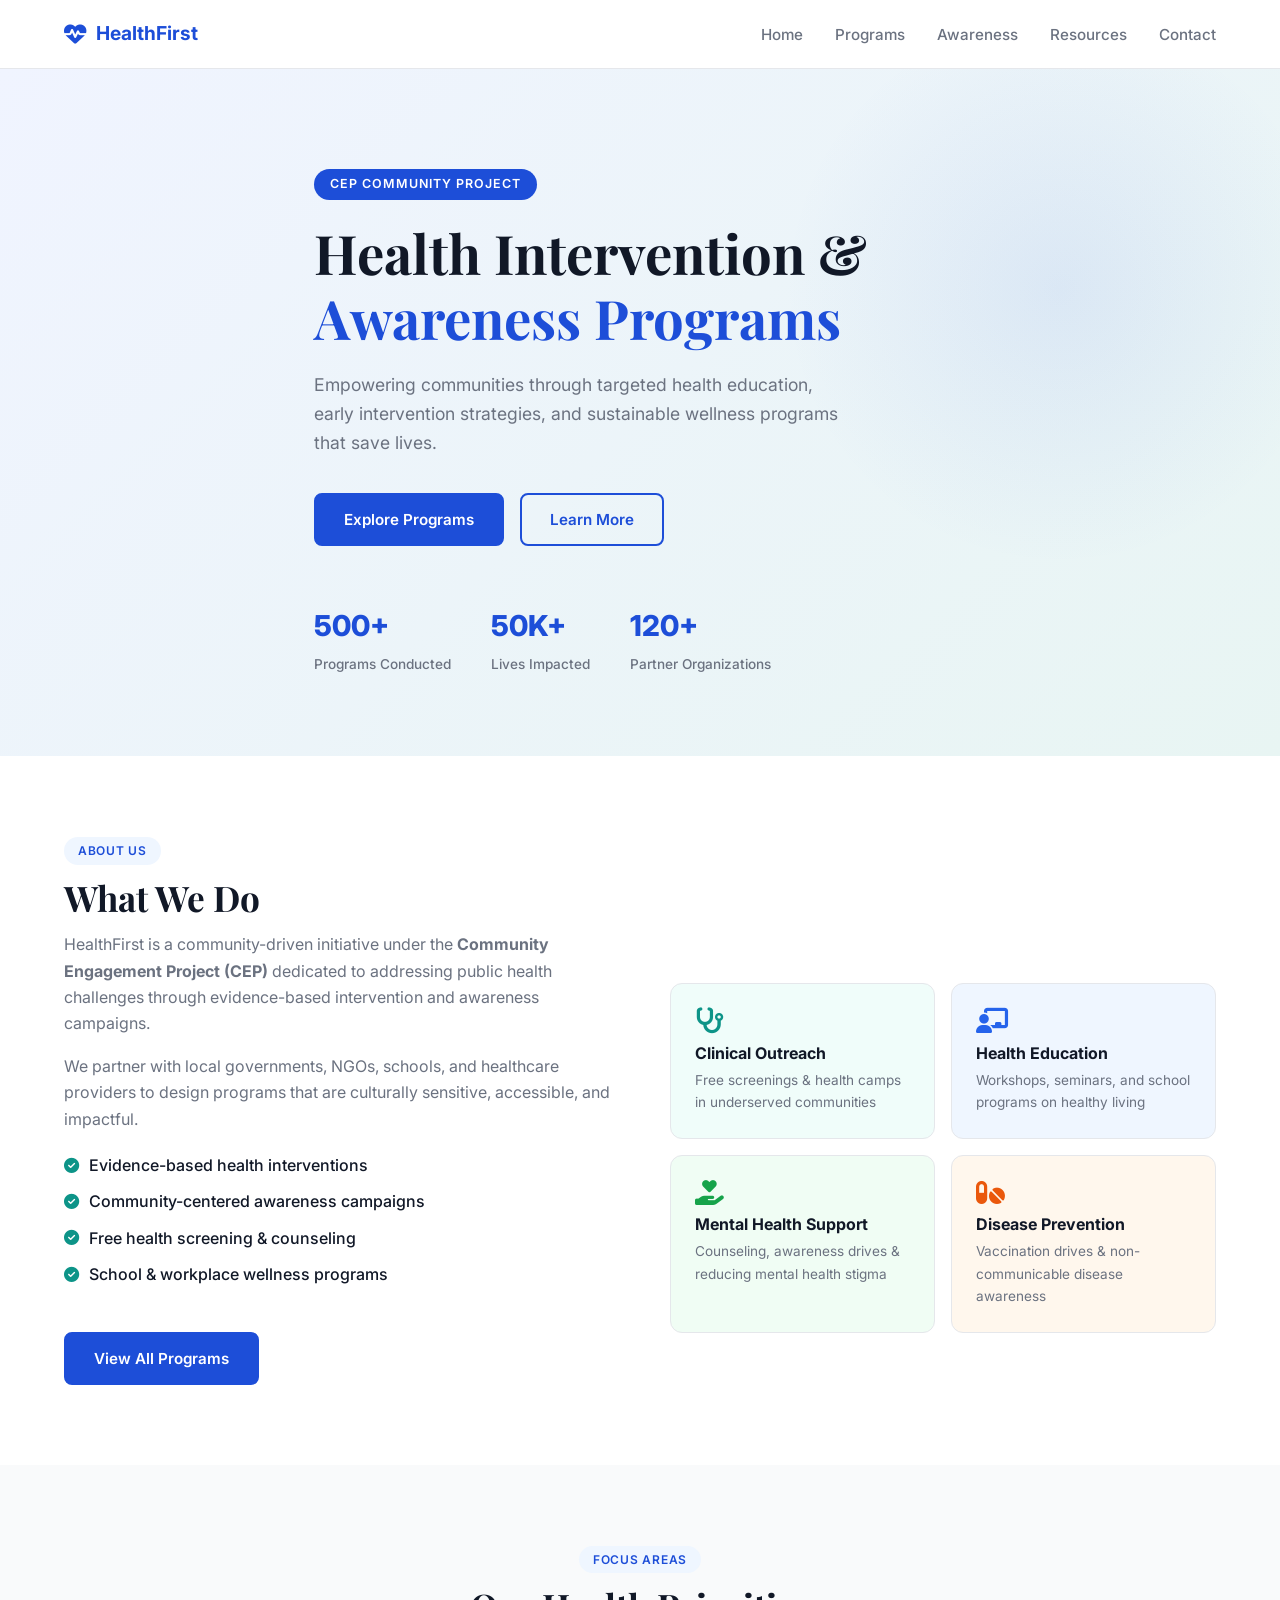
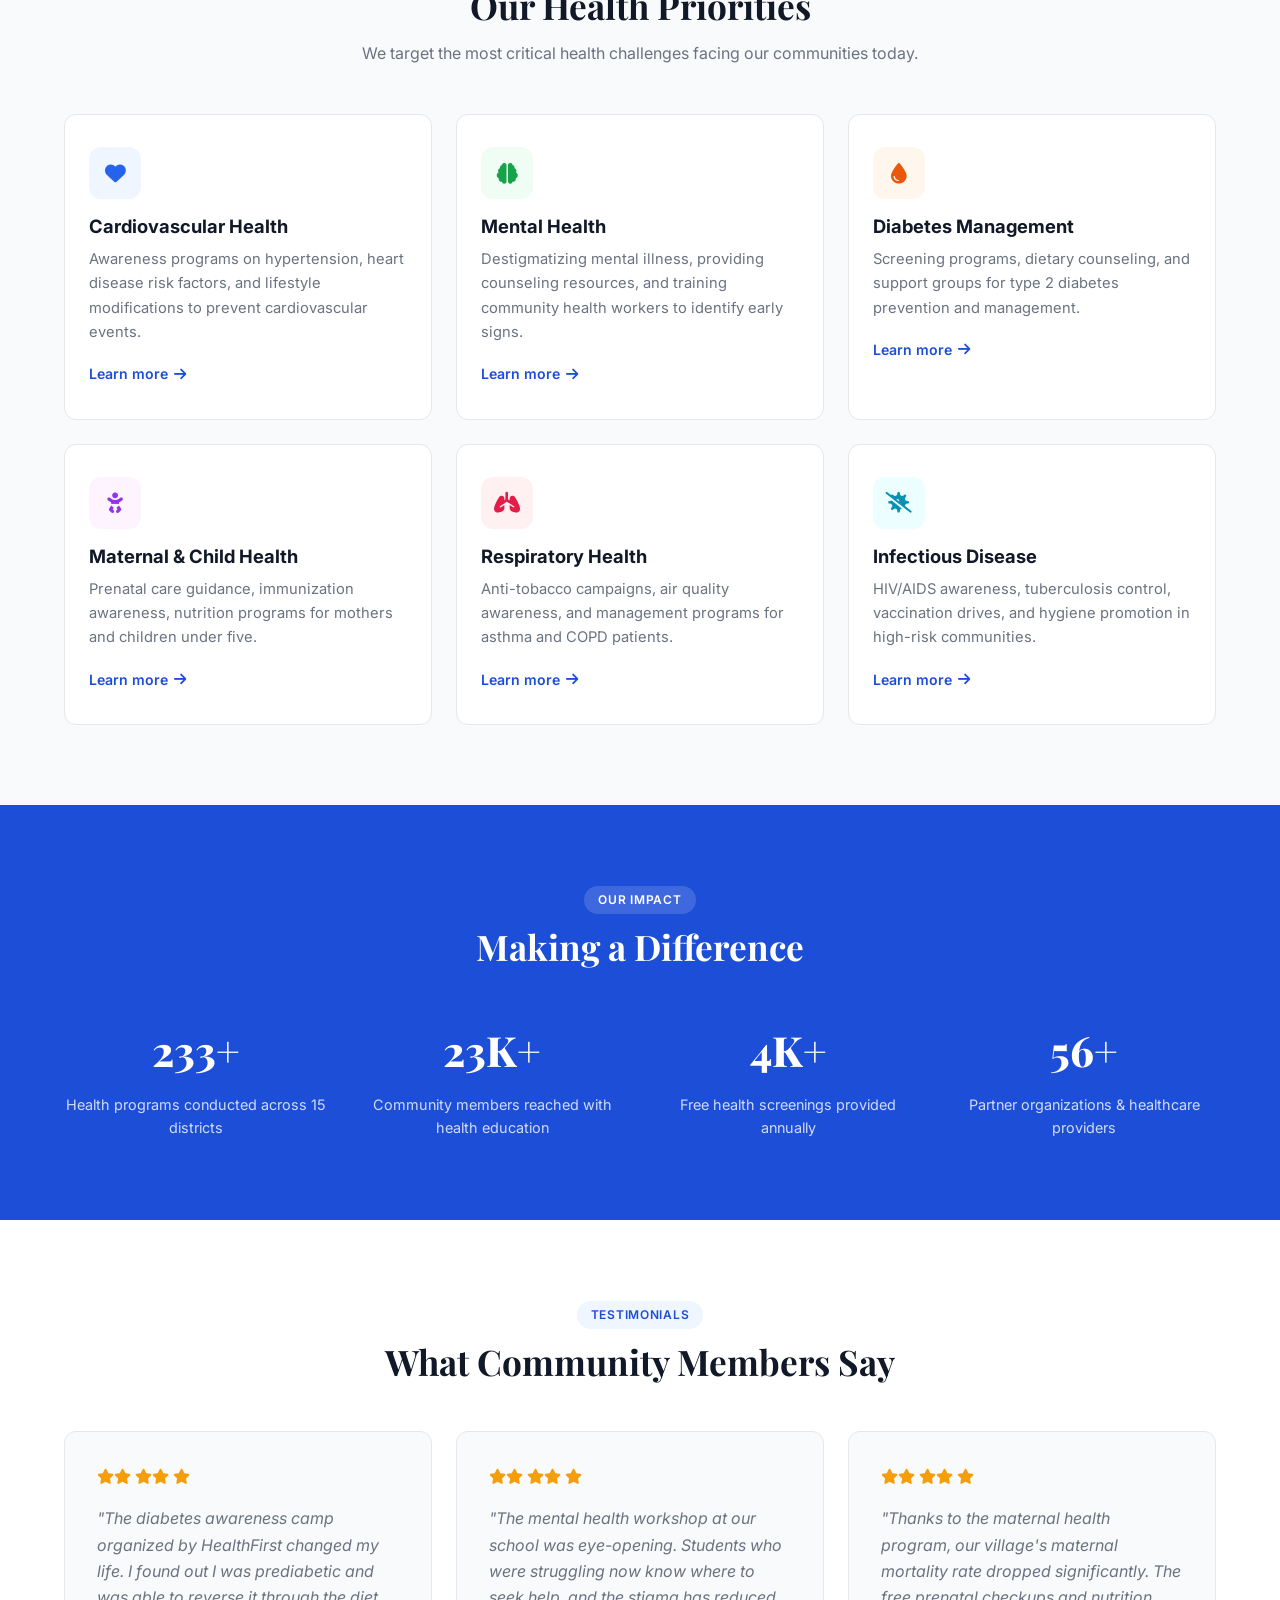
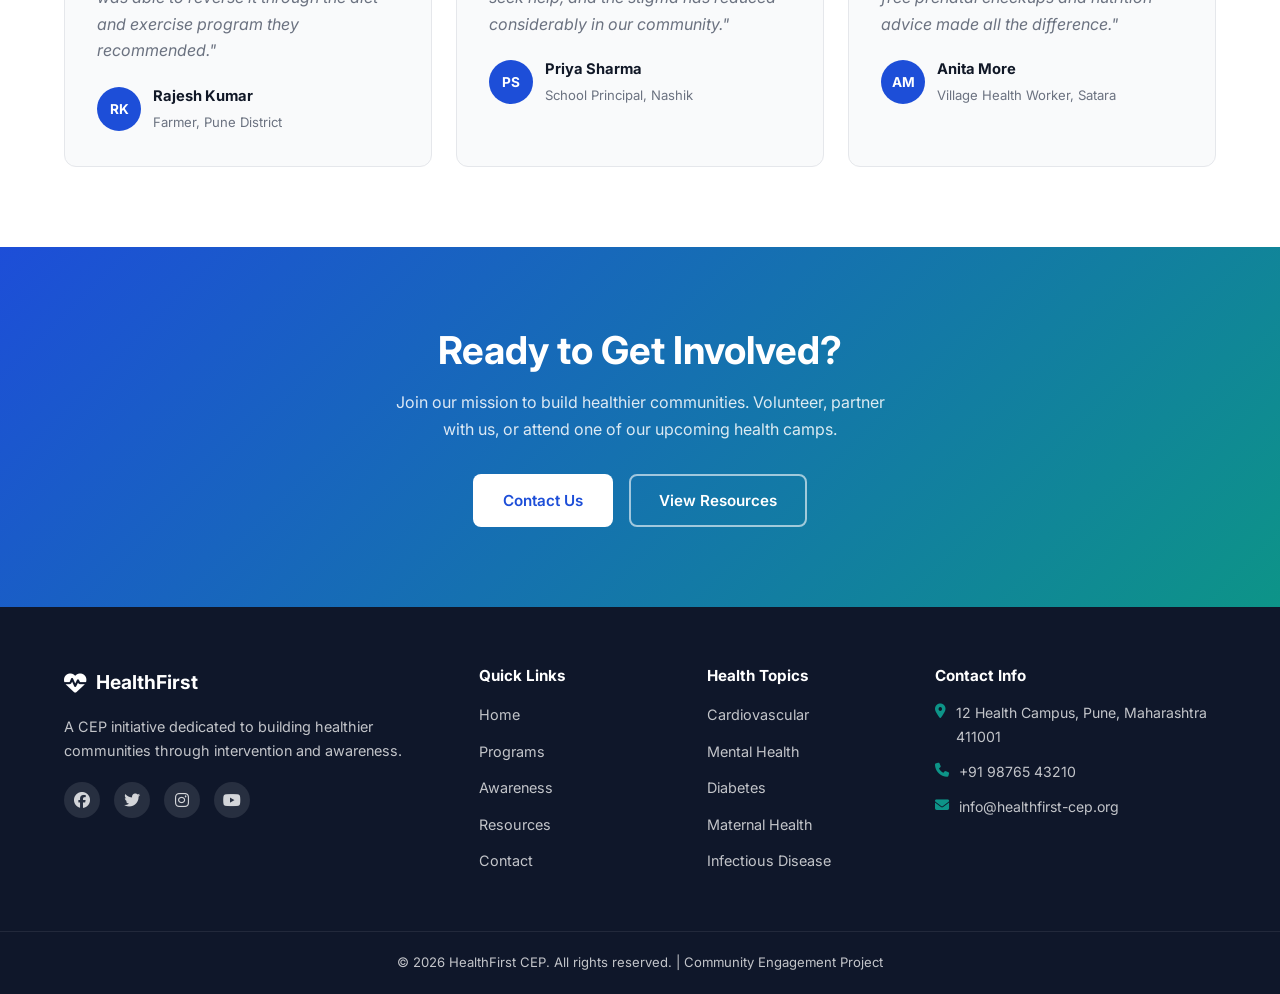
<file: index.html>
<!DOCTYPE html>
<html lang="en">
<head>
  <meta charset="UTF-8" />
  <meta name="viewport" content="width=device-width, initial-scale=1.0" />
  <title>HealthFirst – Health Intervention & Awareness Programs</title>
  <link rel="stylesheet" href="css/style.css" />
  <link rel="stylesheet" href="https://cdnjs.cloudflare.com/ajax/libs/font-awesome/6.5.0/css/all.min.css" />
  <link href="https://fonts.googleapis.com/css2?family=Inter:wght@300;400;500;600;700&family=Playfair+Display:wght@600;700&display=swap" rel="stylesheet" />
</head>
<body>
  <!-- Navigation -->
  <nav class="navbar" id="navbar">
    <div class="container nav-container">
      <a href="index.html" class="logo">
        <i class="fa-solid fa-heart-pulse"></i>
        <span>HealthFirst</span>
      </a>
      <ul class="nav-links" id="navLinks">
        <li><a href="index.html" class="active">Home</a></li>
        <li><a href="programs.html">Programs</a></li>
        <li><a href="awareness.html">Awareness</a></li>
        <li><a href="resources.html">Resources</a></li>
        <li><a href="contact.html">Contact</a></li>
      </ul>
      <button class="hamburger" id="hamburger" aria-label="Toggle menu">
        <span></span><span></span><span></span>
      </button>
    </div>
  </nav>

  <!-- Hero Section -->
  <section class="hero">
    <div class="container hero-content">
      <span class="badge">CEP Community Project</span>
      <h1>Health Intervention &amp;<br /><span class="highlight">Awareness Programs</span></h1>
      <p class="hero-sub">Empowering communities through targeted health education, early intervention strategies, and sustainable wellness programs that save lives.</p>
      <div class="hero-actions">
        <a href="programs.html" class="btn btn-primary">Explore Programs</a>
        <a href="awareness.html" class="btn btn-outline">Learn More</a>
      </div>
      <div class="hero-stats">
        <div class="stat">
          <span class="stat-num">500+</span>
          <span class="stat-label">Programs Conducted</span>
        </div>
        <div class="stat">
          <span class="stat-num">50K+</span>
          <span class="stat-label">Lives Impacted</span>
        </div>
        <div class="stat">
          <span class="stat-num">120+</span>
          <span class="stat-label">Partner Organizations</span>
        </div>
      </div>
    </div>
    <div class="hero-bg-shape"></div>
  </section>

  <!-- About Section -->
  <section class="section about" id="about">
    <div class="container">
      <div class="section-tag">About Us</div>
      <h2 class="section-title">What We Do</h2>
      <div class="about-grid">
        <div class="about-text">
          <p>HealthFirst is a community-driven initiative under the <strong>Community Engagement Project (CEP)</strong> dedicated to addressing public health challenges through evidence-based intervention and awareness campaigns.</p>
          <p>We partner with local governments, NGOs, schools, and healthcare providers to design programs that are culturally sensitive, accessible, and impactful.</p>
          <ul class="check-list">
            <li><i class="fa-solid fa-circle-check"></i> Evidence-based health interventions</li>
            <li><i class="fa-solid fa-circle-check"></i> Community-centered awareness campaigns</li>
            <li><i class="fa-solid fa-circle-check"></i> Free health screening &amp; counseling</li>
            <li><i class="fa-solid fa-circle-check"></i> School &amp; workplace wellness programs</li>
          </ul>
          <a href="programs.html" class="btn btn-primary mt-1">View All Programs</a>
        </div>
        <div class="about-visual">
          <div class="visual-card card-teal">
            <i class="fa-solid fa-stethoscope"></i>
            <h4>Clinical Outreach</h4>
            <p>Free screenings &amp; health camps in underserved communities</p>
          </div>
          <div class="visual-card card-blue">
            <i class="fa-solid fa-chalkboard-teacher"></i>
            <h4>Health Education</h4>
            <p>Workshops, seminars, and school programs on healthy living</p>
          </div>
          <div class="visual-card card-green">
            <i class="fa-solid fa-hand-holding-heart"></i>
            <h4>Mental Health Support</h4>
            <p>Counseling, awareness drives &amp; reducing mental health stigma</p>
          </div>
          <div class="visual-card card-orange">
            <i class="fa-solid fa-pills"></i>
            <h4>Disease Prevention</h4>
            <p>Vaccination drives &amp; non-communicable disease awareness</p>
          </div>
        </div>
      </div>
    </div>
  </section>

  <!-- Key Focus Areas -->
  <section class="section focus-areas">
    <div class="container">
      <div class="section-tag">Focus Areas</div>
      <h2 class="section-title">Our Health Priorities</h2>
      <p class="section-sub">We target the most critical health challenges facing our communities today.</p>
      <div class="focus-grid">
        <div class="focus-card">
          <div class="focus-icon" style="background:#EFF6FF">
            <i class="fa-solid fa-heart" style="color:#2563EB"></i>
          </div>
          <h3>Cardiovascular Health</h3>
          <p>Awareness programs on hypertension, heart disease risk factors, and lifestyle modifications to prevent cardiovascular events.</p>
          <a href="programs.html#cardiovascular" class="link-arrow">Learn more <i class="fa-solid fa-arrow-right"></i></a>
        </div>
        <div class="focus-card">
          <div class="focus-icon" style="background:#F0FDF4">
            <i class="fa-solid fa-brain" style="color:#16A34A"></i>
          </div>
          <h3>Mental Health</h3>
          <p>Destigmatizing mental illness, providing counseling resources, and training community health workers to identify early signs.</p>
          <a href="programs.html#mental" class="link-arrow">Learn more <i class="fa-solid fa-arrow-right"></i></a>
        </div>
        <div class="focus-card">
          <div class="focus-icon" style="background:#FFF7ED">
            <i class="fa-solid fa-droplet" style="color:#EA580C"></i>
          </div>
          <h3>Diabetes Management</h3>
          <p>Screening programs, dietary counseling, and support groups for type 2 diabetes prevention and management.</p>
          <a href="programs.html#diabetes" class="link-arrow">Learn more <i class="fa-solid fa-arrow-right"></i></a>
        </div>
        <div class="focus-card">
          <div class="focus-icon" style="background:#FDF4FF">
            <i class="fa-solid fa-baby" style="color:#9333EA"></i>
          </div>
          <h3>Maternal &amp; Child Health</h3>
          <p>Prenatal care guidance, immunization awareness, nutrition programs for mothers and children under five.</p>
          <a href="programs.html#maternal" class="link-arrow">Learn more <i class="fa-solid fa-arrow-right"></i></a>
        </div>
        <div class="focus-card">
          <div class="focus-icon" style="background:#FFF1F2">
            <i class="fa-solid fa-lungs" style="color:#E11D48"></i>
          </div>
          <h3>Respiratory Health</h3>
          <p>Anti-tobacco campaigns, air quality awareness, and management programs for asthma and COPD patients.</p>
          <a href="programs.html#respiratory" class="link-arrow">Learn more <i class="fa-solid fa-arrow-right"></i></a>
        </div>
        <div class="focus-card">
          <div class="focus-icon" style="background:#ECFEFF">
            <i class="fa-solid fa-virus-slash" style="color:#0891B2"></i>
          </div>
          <h3>Infectious Disease</h3>
          <p>HIV/AIDS awareness, tuberculosis control, vaccination drives, and hygiene promotion in high-risk communities.</p>
          <a href="programs.html#infectious" class="link-arrow">Learn more <i class="fa-solid fa-arrow-right"></i></a>
        </div>
      </div>
    </div>
  </section>

  <!-- Impact Section -->
  <section class="section impact">
    <div class="container">
      <div class="section-tag">Our Impact</div>
      <h2 class="section-title">Making a Difference</h2>
      <div class="impact-grid">
        <div class="impact-stat">
          <div class="impact-number">500+</div>
          <div class="impact-desc">Health programs conducted across 15 districts</div>
        </div>
        <div class="impact-stat">
          <div class="impact-number">50K+</div>
          <div class="impact-desc">Community members reached with health education</div>
        </div>
        <div class="impact-stat">
          <div class="impact-number">10K+</div>
          <div class="impact-desc">Free health screenings provided annually</div>
        </div>
        <div class="impact-stat">
          <div class="impact-number">120+</div>
          <div class="impact-desc">Partner organizations &amp; healthcare providers</div>
        </div>
      </div>
    </div>
  </section>

  <!-- Testimonials -->
  <section class="section testimonials">
    <div class="container">
      <div class="section-tag">Testimonials</div>
      <h2 class="section-title">What Community Members Say</h2>
      <div class="testimonial-grid">
        <div class="testimonial-card">
          <div class="testimonial-stars">
            <i class="fa-solid fa-star"></i><i class="fa-solid fa-star"></i>
            <i class="fa-solid fa-star"></i><i class="fa-solid fa-star"></i>
            <i class="fa-solid fa-star"></i>
          </div>
          <p>"The diabetes awareness camp organized by HealthFirst changed my life. I found out I was prediabetic and was able to reverse it through the diet and exercise program they recommended."</p>
          <div class="testimonial-author">
            <div class="author-avatar">RK</div>
            <div>
              <strong>Rajesh Kumar</strong>
              <span>Farmer, Pune District</span>
            </div>
          </div>
        </div>
        <div class="testimonial-card">
          <div class="testimonial-stars">
            <i class="fa-solid fa-star"></i><i class="fa-solid fa-star"></i>
            <i class="fa-solid fa-star"></i><i class="fa-solid fa-star"></i>
            <i class="fa-solid fa-star"></i>
          </div>
          <p>"The mental health workshop at our school was eye-opening. Students who were struggling now know where to seek help, and the stigma has reduced considerably in our community."</p>
          <div class="testimonial-author">
            <div class="author-avatar">PS</div>
            <div>
              <strong>Priya Sharma</strong>
              <span>School Principal, Nashik</span>
            </div>
          </div>
        </div>
        <div class="testimonial-card">
          <div class="testimonial-stars">
            <i class="fa-solid fa-star"></i><i class="fa-solid fa-star"></i>
            <i class="fa-solid fa-star"></i><i class="fa-solid fa-star"></i>
            <i class="fa-solid fa-star"></i>
          </div>
          <p>"Thanks to the maternal health program, our village's maternal mortality rate dropped significantly. The free prenatal checkups and nutrition advice made all the difference."</p>
          <div class="testimonial-author">
            <div class="author-avatar">AM</div>
            <div>
              <strong>Anita More</strong>
              <span>Village Health Worker, Satara</span>
            </div>
          </div>
        </div>
      </div>
    </div>
  </section>

  <!-- CTA Section -->
  <section class="section cta-section">
    <div class="container cta-content">
      <h2>Ready to Get Involved?</h2>
      <p>Join our mission to build healthier communities. Volunteer, partner with us, or attend one of our upcoming health camps.</p>
      <div class="cta-actions">
        <a href="contact.html" class="btn btn-white">Contact Us</a>
        <a href="resources.html" class="btn btn-outline-white">View Resources</a>
      </div>
    </div>
  </section>

  <!-- Footer -->
  <footer class="footer">
    <div class="container footer-grid">
      <div class="footer-brand">
        <a href="index.html" class="logo logo-light">
          <i class="fa-solid fa-heart-pulse"></i>
          <span>HealthFirst</span>
        </a>
        <p>A CEP initiative dedicated to building healthier communities through intervention and awareness.</p>
        <div class="social-links">
          <a href="#" aria-label="Facebook"><i class="fa-brands fa-facebook"></i></a>
          <a href="#" aria-label="Twitter"><i class="fa-brands fa-twitter"></i></a>
          <a href="#" aria-label="Instagram"><i class="fa-brands fa-instagram"></i></a>
          <a href="#" aria-label="YouTube"><i class="fa-brands fa-youtube"></i></a>
        </div>
      </div>
      <div class="footer-links">
        <h4>Quick Links</h4>
        <ul>
          <li><a href="index.html">Home</a></li>
          <li><a href="programs.html">Programs</a></li>
          <li><a href="awareness.html">Awareness</a></li>
          <li><a href="resources.html">Resources</a></li>
          <li><a href="contact.html">Contact</a></li>
        </ul>
      </div>
      <div class="footer-links">
        <h4>Health Topics</h4>
        <ul>
          <li><a href="programs.html#cardiovascular">Cardiovascular</a></li>
          <li><a href="programs.html#mental">Mental Health</a></li>
          <li><a href="programs.html#diabetes">Diabetes</a></li>
          <li><a href="programs.html#maternal">Maternal Health</a></li>
          <li><a href="programs.html#infectious">Infectious Disease</a></li>
        </ul>
      </div>
      <div class="footer-contact">
        <h4>Contact Info</h4>
        <p><i class="fa-solid fa-location-dot"></i> 12 Health Campus, Pune, Maharashtra 411001</p>
        <p><i class="fa-solid fa-phone"></i> +91 98765 43210</p>
        <p><i class="fa-solid fa-envelope"></i> info@healthfirst-cep.org</p>
      </div>
    </div>
    <div class="footer-bottom">
      <div class="container">
        <p>&copy; 2026 HealthFirst CEP. All rights reserved. | Community Engagement Project</p>
      </div>
    </div>
  </footer>

  <script src="js/main.js"></script>
</body>
</html>
</file>
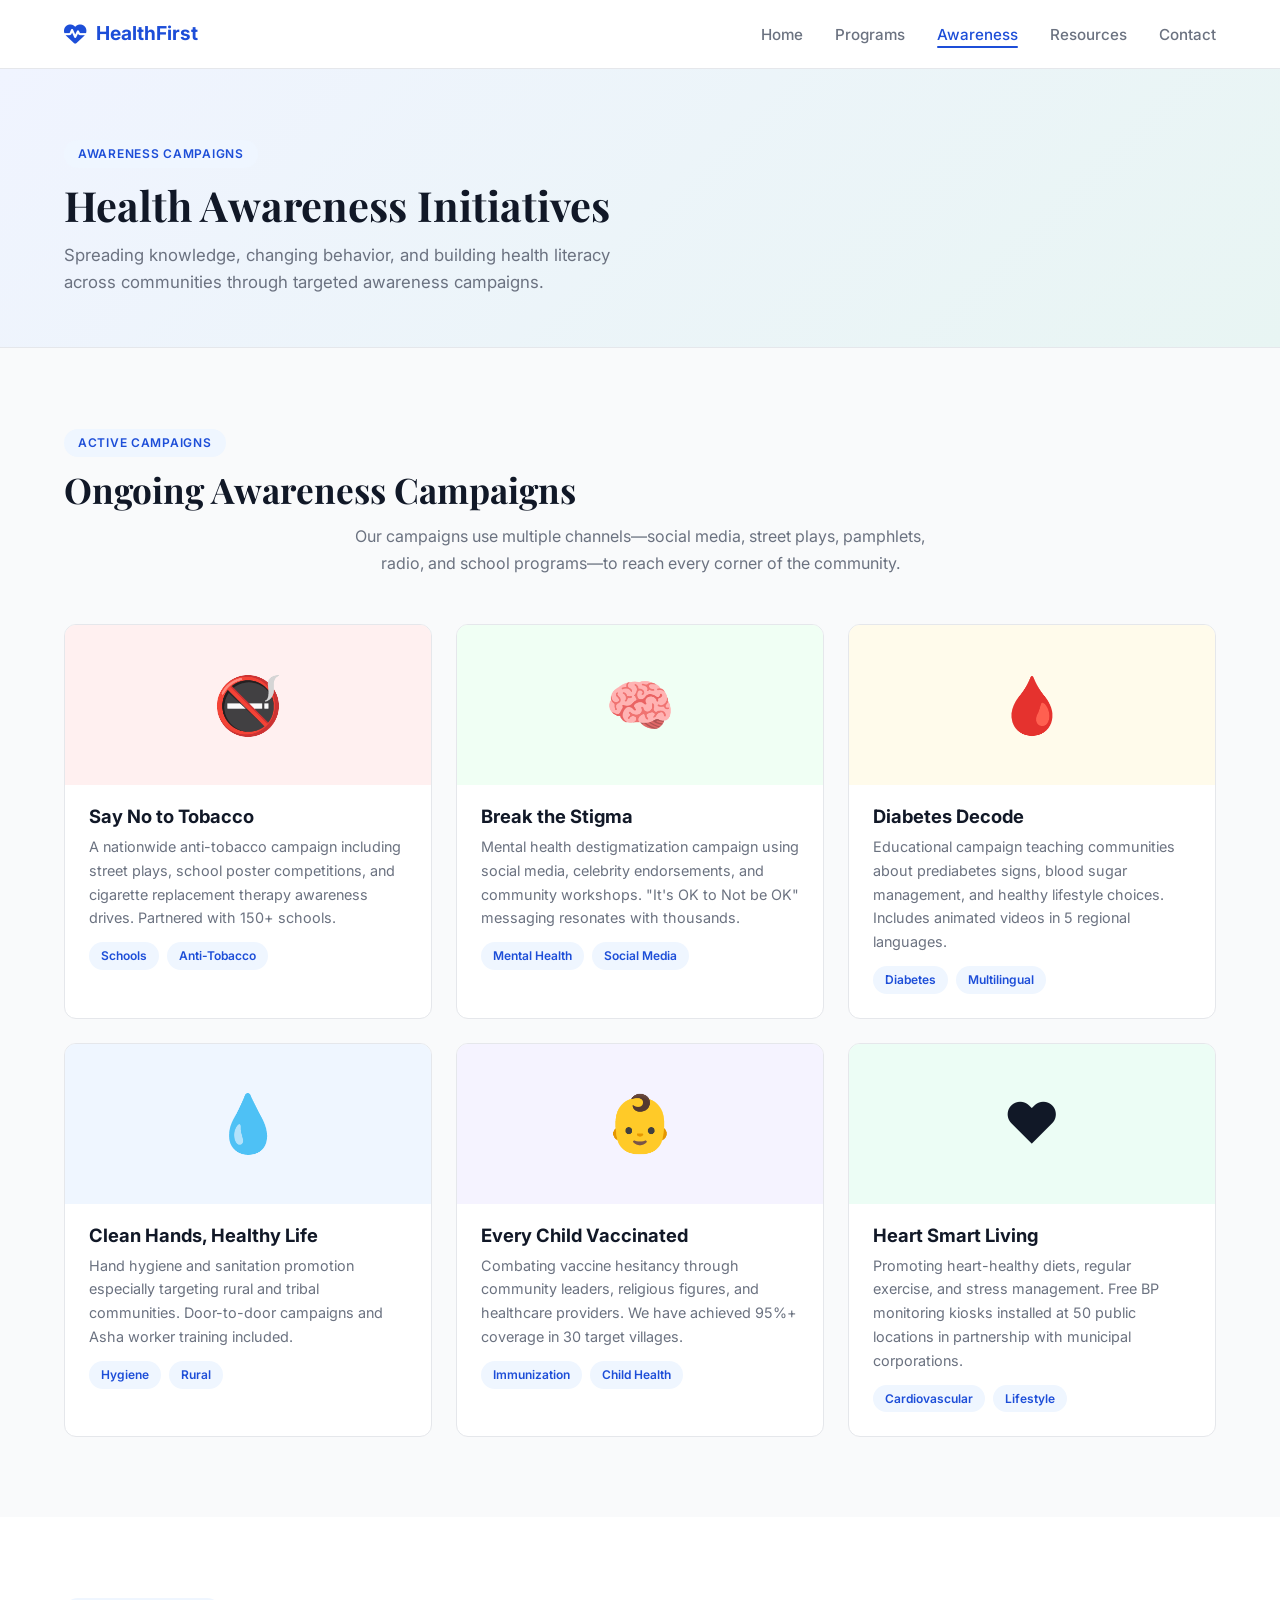
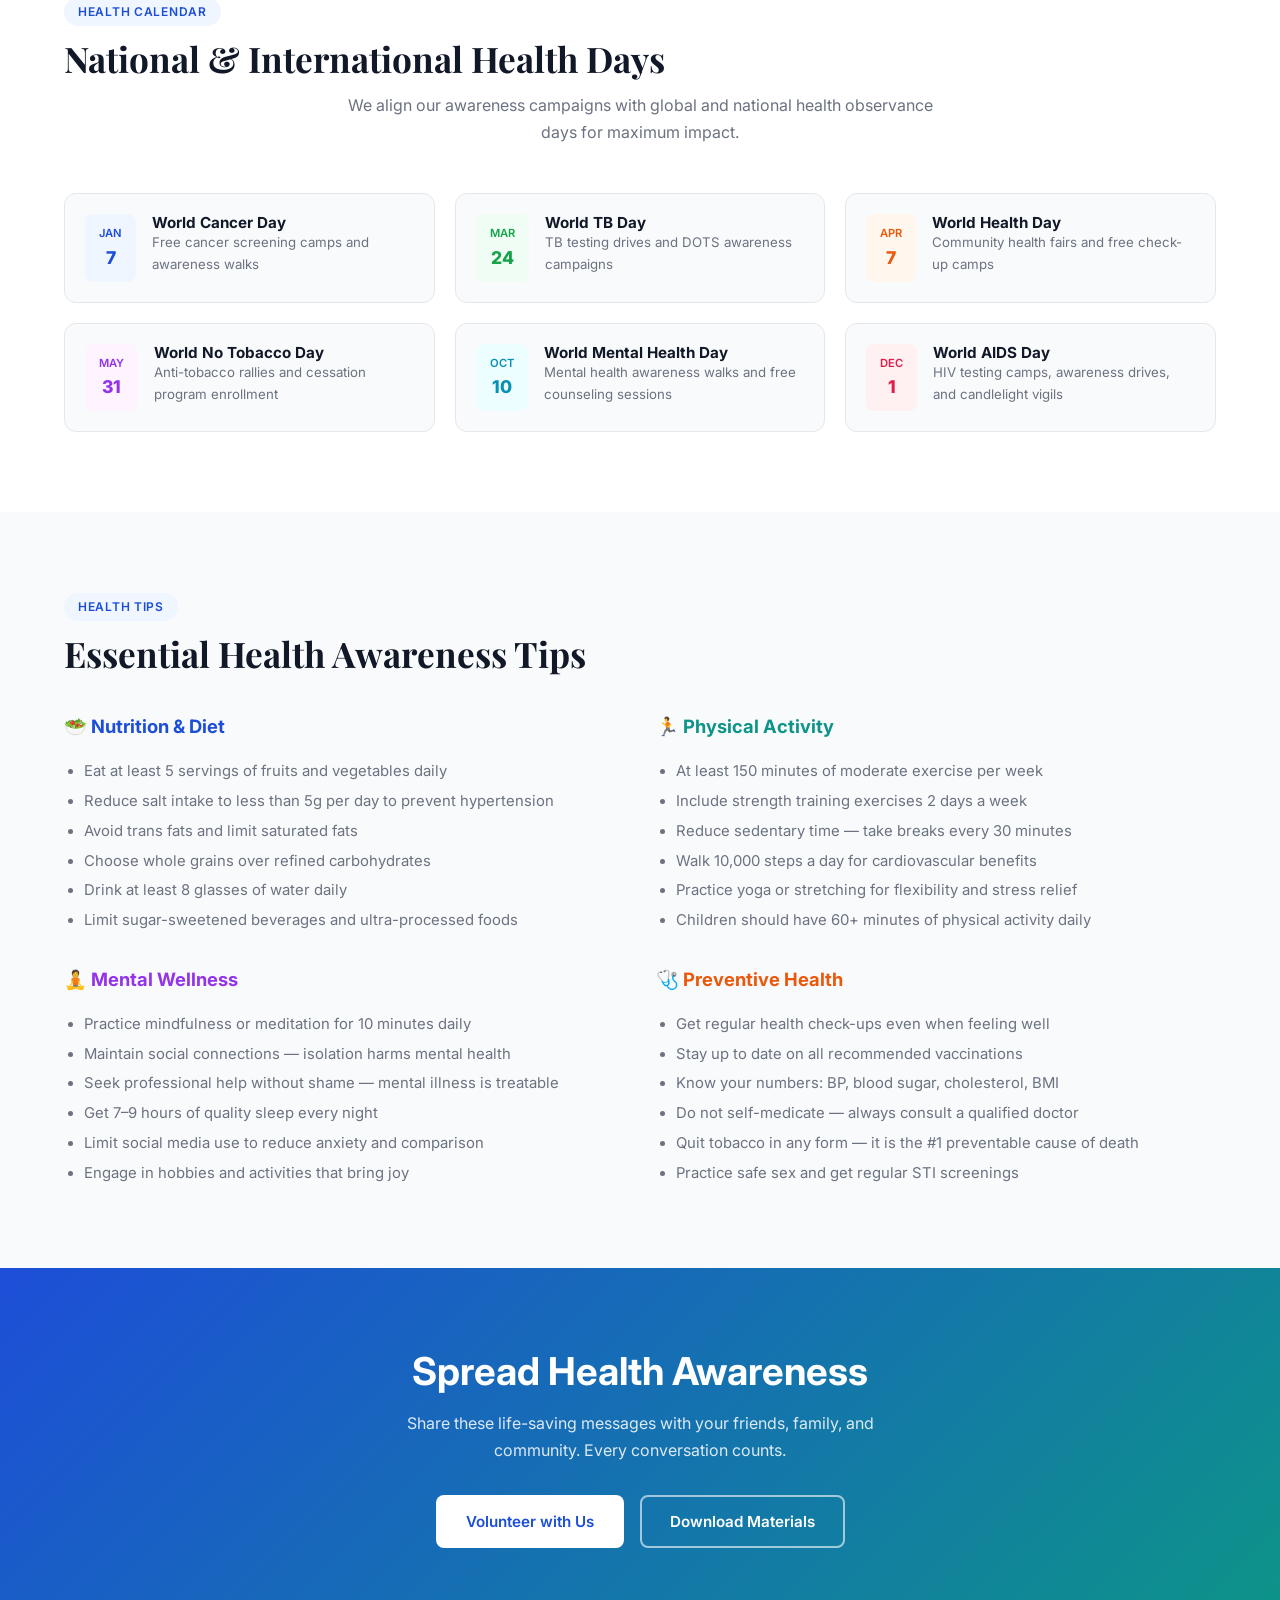
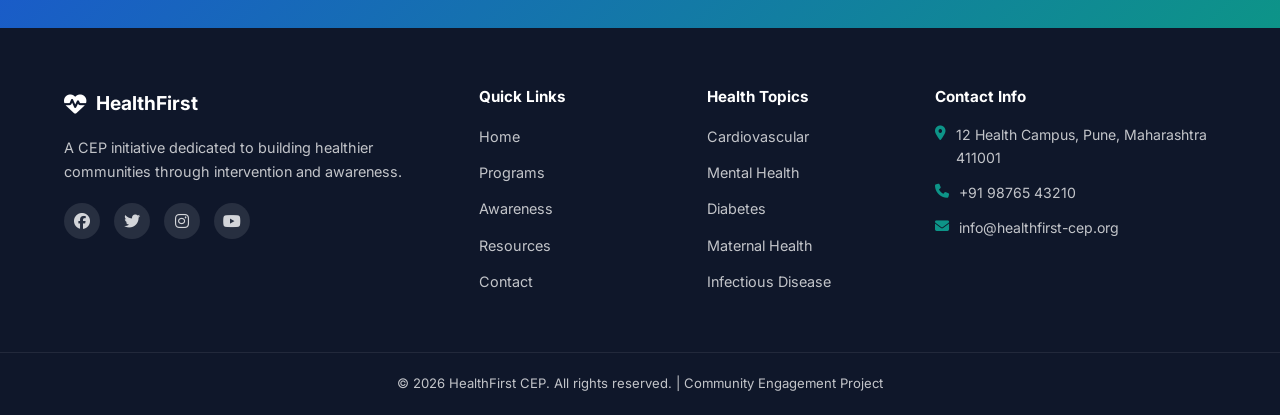
<file: awareness.html>
<!DOCTYPE html>
<html lang="en">
<head>
  <meta charset="UTF-8" />
  <meta name="viewport" content="width=device-width, initial-scale=1.0" />
  <title>Awareness – HealthFirst CEP</title>
  <link rel="stylesheet" href="css/style.css" />
  <link rel="stylesheet" href="https://cdnjs.cloudflare.com/ajax/libs/font-awesome/6.5.0/css/all.min.css" />
  <link href="https://fonts.googleapis.com/css2?family=Inter:wght@300;400;500;600;700&family=Playfair+Display:wght@600;700&display=swap" rel="stylesheet" />
</head>
<body>
  <nav class="navbar" id="navbar">
    <div class="container nav-container">
      <a href="index.html" class="logo">
        <i class="fa-solid fa-heart-pulse"></i>
        <span>HealthFirst</span>
      </a>
      <ul class="nav-links" id="navLinks">
        <li><a href="index.html">Home</a></li>
        <li><a href="programs.html">Programs</a></li>
        <li><a href="awareness.html" class="active">Awareness</a></li>
        <li><a href="resources.html">Resources</a></li>
        <li><a href="contact.html">Contact</a></li>
      </ul>
      <button class="hamburger" id="hamburger" aria-label="Toggle menu">
        <span></span><span></span><span></span>
      </button>
    </div>
  </nav>

  <!-- Page Hero -->
  <section class="page-hero">
    <div class="container">
      <div class="section-tag">Awareness Campaigns</div>
      <h1>Health Awareness Initiatives</h1>
      <p>Spreading knowledge, changing behavior, and building health literacy across communities through targeted awareness campaigns.</p>
    </div>
  </section>

  <!-- Key Campaigns -->
  <section class="section" style="background:var(--bg-soft)">
    <div class="container">
      <div class="section-tag">Active Campaigns</div>
      <h2 class="section-title">Ongoing Awareness Campaigns</h2>
      <p class="section-sub">Our campaigns use multiple channels—social media, street plays, pamphlets, radio, and school programs—to reach every corner of the community.</p>
      <div class="awareness-grid">
        <div class="awareness-card">
          <div class="awareness-card-img" style="background:#FFF0F0">🚭</div>
          <div class="awareness-card-body">
            <h3>Say No to Tobacco</h3>
            <p>A nationwide anti-tobacco campaign including street plays, school poster competitions, and cigarette replacement therapy awareness drives. Partnered with 150+ schools.</p>
            <div class="program-tags" style="margin-top:12px">
              <span class="tag">Schools</span>
              <span class="tag">Anti-Tobacco</span>
            </div>
          </div>
        </div>
        <div class="awareness-card">
          <div class="awareness-card-img" style="background:#F0FFF4">🧠</div>
          <div class="awareness-card-body">
            <h3>Break the Stigma</h3>
            <p>Mental health destigmatization campaign using social media, celebrity endorsements, and community workshops. "It's OK to Not be OK" messaging resonates with thousands.</p>
            <div class="program-tags" style="margin-top:12px">
              <span class="tag">Mental Health</span>
              <span class="tag">Social Media</span>
            </div>
          </div>
        </div>
        <div class="awareness-card">
          <div class="awareness-card-img" style="background:#FFFBEB">🩸</div>
          <div class="awareness-card-body">
            <h3>Diabetes Decode</h3>
            <p>Educational campaign teaching communities about prediabetes signs, blood sugar management, and healthy lifestyle choices. Includes animated videos in 5 regional languages.</p>
            <div class="program-tags" style="margin-top:12px">
              <span class="tag">Diabetes</span>
              <span class="tag">Multilingual</span>
            </div>
          </div>
        </div>
        <div class="awareness-card">
          <div class="awareness-card-img" style="background:#EFF6FF">💧</div>
          <div class="awareness-card-body">
            <h3>Clean Hands, Healthy Life</h3>
            <p>Hand hygiene and sanitation promotion especially targeting rural and tribal communities. Door-to-door campaigns and Asha worker training included.</p>
            <div class="program-tags" style="margin-top:12px">
              <span class="tag">Hygiene</span>
              <span class="tag">Rural</span>
            </div>
          </div>
        </div>
        <div class="awareness-card">
          <div class="awareness-card-img" style="background:#F5F3FF">👶</div>
          <div class="awareness-card-body">
            <h3>Every Child Vaccinated</h3>
            <p>Combating vaccine hesitancy through community leaders, religious figures, and healthcare providers. We have achieved 95%+ coverage in 30 target villages.</p>
            <div class="program-tags" style="margin-top:12px">
              <span class="tag">Immunization</span>
              <span class="tag">Child Health</span>
            </div>
          </div>
        </div>
        <div class="awareness-card">
          <div class="awareness-card-img" style="background:#ECFDF5">❤️</div>
          <div class="awareness-card-body">
            <h3>Heart Smart Living</h3>
            <p>Promoting heart-healthy diets, regular exercise, and stress management. Free BP monitoring kiosks installed at 50 public locations in partnership with municipal corporations.</p>
            <div class="program-tags" style="margin-top:12px">
              <span class="tag">Cardiovascular</span>
              <span class="tag">Lifestyle</span>
            </div>
          </div>
        </div>
      </div>
    </div>
  </section>

  <!-- Health Calendar -->
  <section class="section" style="background:#fff">
    <div class="container">
      <div class="section-tag">Health Calendar</div>
      <h2 class="section-title">National & International Health Days</h2>
      <p class="section-sub">We align our awareness campaigns with global and national health observance days for maximum impact.</p>
      <div style="display:grid; grid-template-columns:repeat(3,1fr); gap:20px; margin-top:40px;">
        <div style="background:var(--bg-soft);border:1px solid var(--border);border-radius:var(--radius);padding:20px;display:flex;gap:16px;align-items:flex-start">
          <div style="background:#EFF6FF;color:var(--primary);font-weight:800;font-size:1.1rem;border-radius:8px;padding:10px 14px;flex-shrink:0;text-align:center">
            <div style="font-size:.7rem;font-weight:600">JAN</div>7
          </div>
          <div>
            <h4 style="font-size:.95rem">World Cancer Day</h4>
            <p style="font-size:.83rem;color:var(--text-muted)">Free cancer screening camps and awareness walks</p>
          </div>
        </div>
        <div style="background:var(--bg-soft);border:1px solid var(--border);border-radius:var(--radius);padding:20px;display:flex;gap:16px;align-items:flex-start">
          <div style="background:#F0FDF4;color:#16A34A;font-weight:800;font-size:1.1rem;border-radius:8px;padding:10px 14px;flex-shrink:0;text-align:center">
            <div style="font-size:.7rem;font-weight:600">MAR</div>24
          </div>
          <div>
            <h4 style="font-size:.95rem">World TB Day</h4>
            <p style="font-size:.83rem;color:var(--text-muted)">TB testing drives and DOTS awareness campaigns</p>
          </div>
        </div>
        <div style="background:var(--bg-soft);border:1px solid var(--border);border-radius:var(--radius);padding:20px;display:flex;gap:16px;align-items:flex-start">
          <div style="background:#FFF7ED;color:#EA580C;font-weight:800;font-size:1.1rem;border-radius:8px;padding:10px 14px;flex-shrink:0;text-align:center">
            <div style="font-size:.7rem;font-weight:600">APR</div>7
          </div>
          <div>
            <h4 style="font-size:.95rem">World Health Day</h4>
            <p style="font-size:.83rem;color:var(--text-muted)">Community health fairs and free check-up camps</p>
          </div>
        </div>
        <div style="background:var(--bg-soft);border:1px solid var(--border);border-radius:var(--radius);padding:20px;display:flex;gap:16px;align-items:flex-start">
          <div style="background:#FDF4FF;color:#9333EA;font-weight:800;font-size:1.1rem;border-radius:8px;padding:10px 14px;flex-shrink:0;text-align:center">
            <div style="font-size:.7rem;font-weight:600">MAY</div>31
          </div>
          <div>
            <h4 style="font-size:.95rem">World No Tobacco Day</h4>
            <p style="font-size:.83rem;color:var(--text-muted)">Anti-tobacco rallies and cessation program enrollment</p>
          </div>
        </div>
        <div style="background:var(--bg-soft);border:1px solid var(--border);border-radius:var(--radius);padding:20px;display:flex;gap:16px;align-items:flex-start">
          <div style="background:#ECFEFF;color:#0891B2;font-weight:800;font-size:1.1rem;border-radius:8px;padding:10px 14px;flex-shrink:0;text-align:center">
            <div style="font-size:.7rem;font-weight:600">OCT</div>10
          </div>
          <div>
            <h4 style="font-size:.95rem">World Mental Health Day</h4>
            <p style="font-size:.83rem;color:var(--text-muted)">Mental health awareness walks and free counseling sessions</p>
          </div>
        </div>
        <div style="background:var(--bg-soft);border:1px solid var(--border);border-radius:var(--radius);padding:20px;display:flex;gap:16px;align-items:flex-start">
          <div style="background:#FFF1F2;color:#E11D48;font-weight:800;font-size:1.1rem;border-radius:8px;padding:10px 14px;flex-shrink:0;text-align:center">
            <div style="font-size:.7rem;font-weight:600">DEC</div>1
          </div>
          <div>
            <h4 style="font-size:.95rem">World AIDS Day</h4>
            <p style="font-size:.83rem;color:var(--text-muted)">HIV testing camps, awareness drives, and candlelight vigils</p>
          </div>
        </div>
      </div>
    </div>
  </section>

  <!-- Health Tips -->
  <section class="section" style="background:var(--bg-soft)">
    <div class="container">
      <div class="section-tag">Health Tips</div>
      <h2 class="section-title">Essential Health Awareness Tips</h2>
      <div style="display:grid;grid-template-columns:repeat(2,1fr);gap:32px;margin-top:40px;align-items:start">
        <div>
          <h3 style="margin-bottom:20px;color:var(--primary)">🥗 Nutrition & Diet</h3>
          <ul style="list-style:disc;padding-left:20px;color:var(--text-muted);font-size:.93rem;line-height:2">
            <li>Eat at least 5 servings of fruits and vegetables daily</li>
            <li>Reduce salt intake to less than 5g per day to prevent hypertension</li>
            <li>Avoid trans fats and limit saturated fats</li>
            <li>Choose whole grains over refined carbohydrates</li>
            <li>Drink at least 8 glasses of water daily</li>
            <li>Limit sugar-sweetened beverages and ultra-processed foods</li>
          </ul>
        </div>
        <div>
          <h3 style="margin-bottom:20px;color:var(--accent)">🏃 Physical Activity</h3>
          <ul style="list-style:disc;padding-left:20px;color:var(--text-muted);font-size:.93rem;line-height:2">
            <li>At least 150 minutes of moderate exercise per week</li>
            <li>Include strength training exercises 2 days a week</li>
            <li>Reduce sedentary time — take breaks every 30 minutes</li>
            <li>Walk 10,000 steps a day for cardiovascular benefits</li>
            <li>Practice yoga or stretching for flexibility and stress relief</li>
            <li>Children should have 60+ minutes of physical activity daily</li>
          </ul>
        </div>
        <div>
          <h3 style="margin-bottom:20px;color:#9333EA">🧘 Mental Wellness</h3>
          <ul style="list-style:disc;padding-left:20px;color:var(--text-muted);font-size:.93rem;line-height:2">
            <li>Practice mindfulness or meditation for 10 minutes daily</li>
            <li>Maintain social connections — isolation harms mental health</li>
            <li>Seek professional help without shame — mental illness is treatable</li>
            <li>Get 7–9 hours of quality sleep every night</li>
            <li>Limit social media use to reduce anxiety and comparison</li>
            <li>Engage in hobbies and activities that bring joy</li>
          </ul>
        </div>
        <div>
          <h3 style="margin-bottom:20px;color:#EA580C">🩺 Preventive Health</h3>
          <ul style="list-style:disc;padding-left:20px;color:var(--text-muted);font-size:.93rem;line-height:2">
            <li>Get regular health check-ups even when feeling well</li>
            <li>Stay up to date on all recommended vaccinations</li>
            <li>Know your numbers: BP, blood sugar, cholesterol, BMI</li>
            <li>Do not self-medicate — always consult a qualified doctor</li>
            <li>Quit tobacco in any form — it is the #1 preventable cause of death</li>
            <li>Practice safe sex and get regular STI screenings</li>
          </ul>
        </div>
      </div>
    </div>
  </section>

  <!-- CTA -->
  <section class="cta-section">
    <div class="container cta-content">
      <h2>Spread Health Awareness</h2>
      <p>Share these life-saving messages with your friends, family, and community. Every conversation counts.</p>
      <div class="cta-actions">
        <a href="contact.html" class="btn btn-white">Volunteer with Us</a>
        <a href="resources.html" class="btn btn-outline-white">Download Materials</a>
      </div>
    </div>
  </section>

  <footer class="footer">
    <div class="container footer-grid">
      <div class="footer-brand">
        <a href="index.html" class="logo logo-light"><i class="fa-solid fa-heart-pulse"></i><span>HealthFirst</span></a>
        <p>A CEP initiative dedicated to building healthier communities through intervention and awareness.</p>
        <div class="social-links">
          <a href="#"><i class="fa-brands fa-facebook"></i></a>
          <a href="#"><i class="fa-brands fa-twitter"></i></a>
          <a href="#"><i class="fa-brands fa-instagram"></i></a>
          <a href="#"><i class="fa-brands fa-youtube"></i></a>
        </div>
      </div>
      <div class="footer-links">
        <h4>Quick Links</h4>
        <ul>
          <li><a href="index.html">Home</a></li>
          <li><a href="programs.html">Programs</a></li>
          <li><a href="awareness.html">Awareness</a></li>
          <li><a href="resources.html">Resources</a></li>
          <li><a href="contact.html">Contact</a></li>
        </ul>
      </div>
      <div class="footer-links">
        <h4>Health Topics</h4>
        <ul>
          <li><a href="programs.html#cardiovascular">Cardiovascular</a></li>
          <li><a href="programs.html#mental">Mental Health</a></li>
          <li><a href="programs.html#diabetes">Diabetes</a></li>
          <li><a href="programs.html#maternal">Maternal Health</a></li>
          <li><a href="programs.html#infectious">Infectious Disease</a></li>
        </ul>
      </div>
      <div class="footer-contact">
        <h4>Contact Info</h4>
        <p><i class="fa-solid fa-location-dot"></i> 12 Health Campus, Pune, Maharashtra 411001</p>
        <p><i class="fa-solid fa-phone"></i> +91 98765 43210</p>
        <p><i class="fa-solid fa-envelope"></i> info@healthfirst-cep.org</p>
      </div>
    </div>
    <div class="footer-bottom">
      <div class="container">
        <p>&copy; 2026 HealthFirst CEP. All rights reserved. | Community Engagement Project</p>
      </div>
    </div>
  </footer>
  <script src="js/main.js"></script>
</body>
</html>
</file>
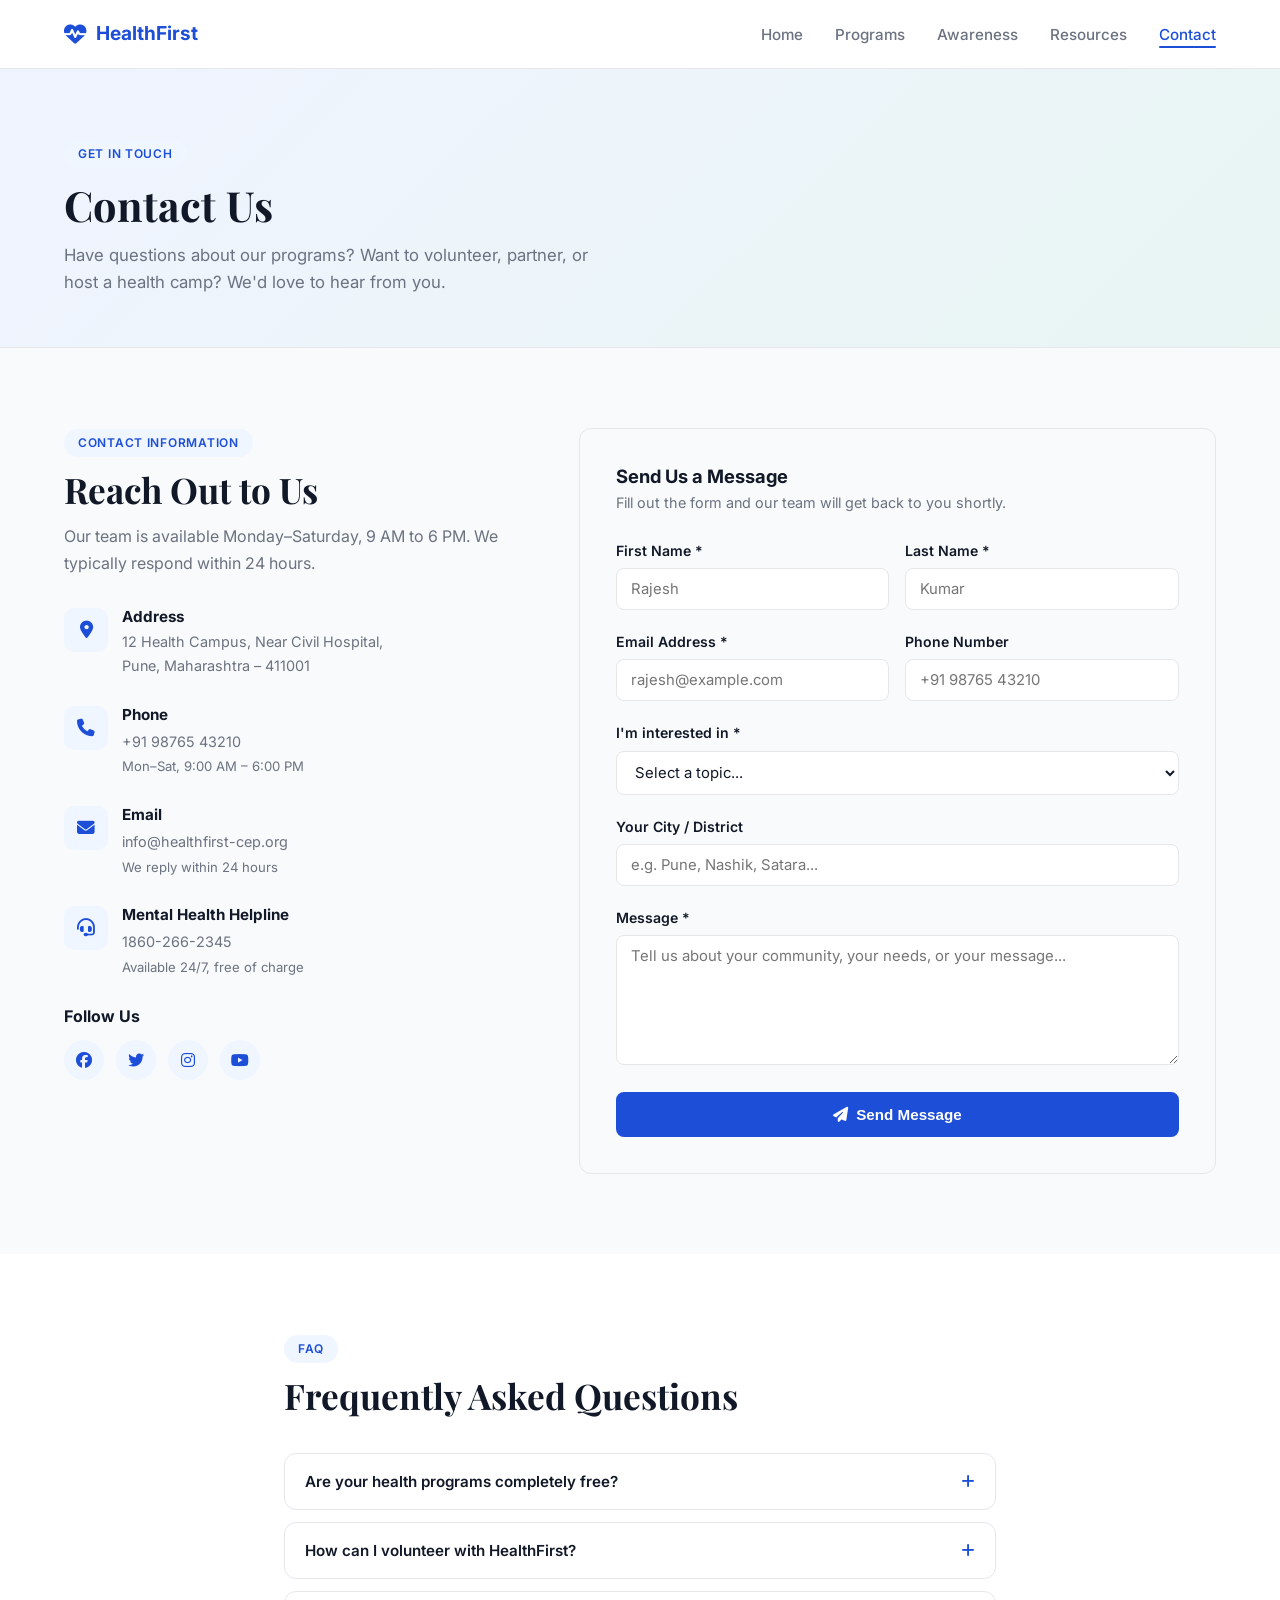
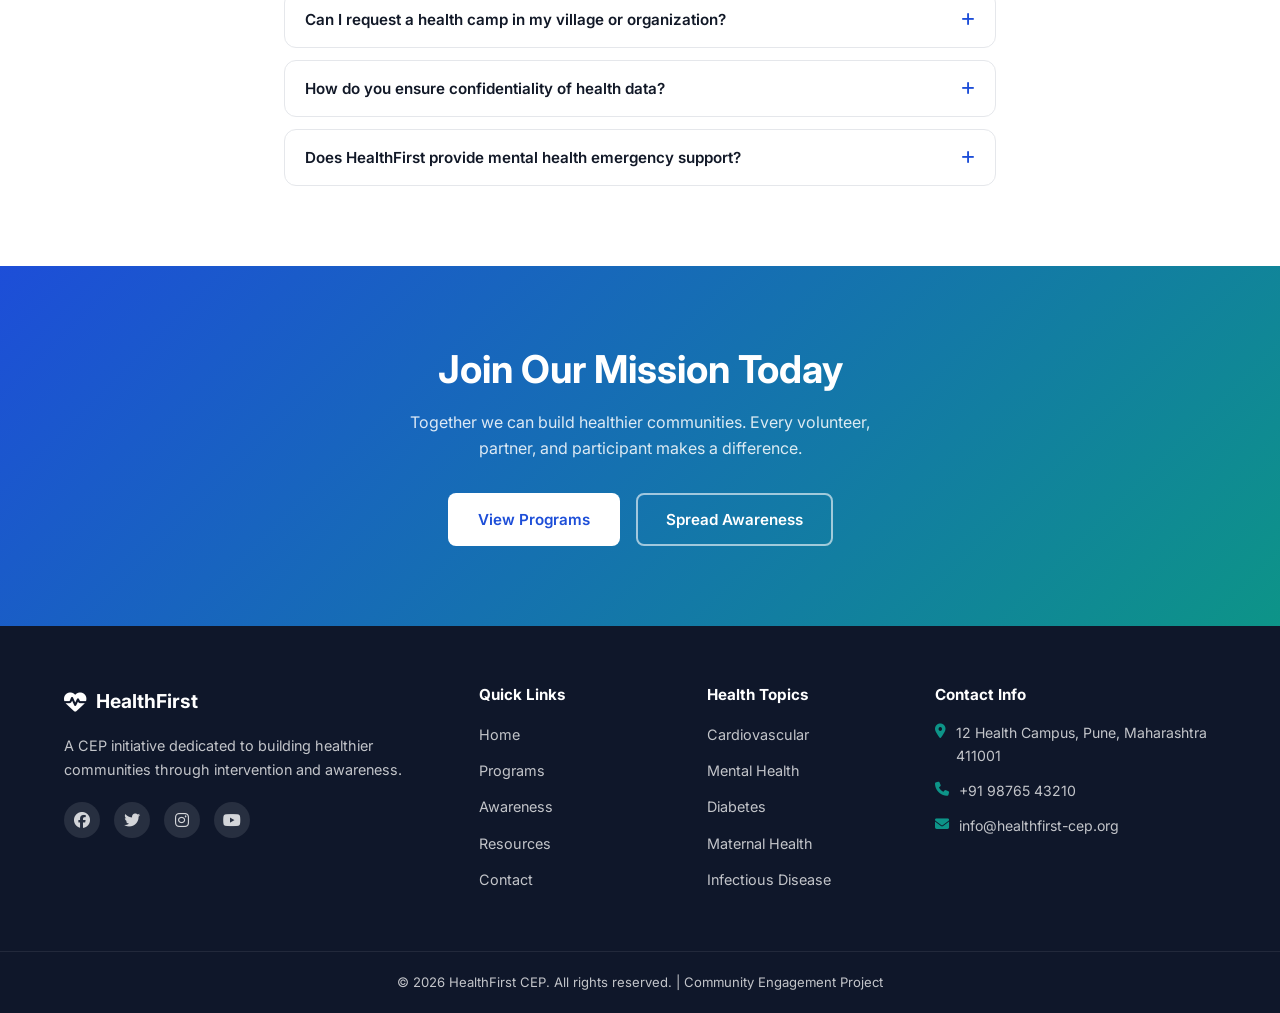
<file: contact.html>
<!DOCTYPE html>
<html lang="en">
<head>
  <meta charset="UTF-8" />
  <meta name="viewport" content="width=device-width, initial-scale=1.0" />
  <title>Contact – HealthFirst CEP</title>
  <link rel="stylesheet" href="css/style.css" />
  <link rel="stylesheet" href="https://cdnjs.cloudflare.com/ajax/libs/font-awesome/6.5.0/css/all.min.css" />
  <link href="https://fonts.googleapis.com/css2?family=Inter:wght@300;400;500;600;700&family=Playfair+Display:wght@600;700&display=swap" rel="stylesheet" />
</head>
<body>
  <nav class="navbar" id="navbar">
    <div class="container nav-container">
      <a href="index.html" class="logo">
        <i class="fa-solid fa-heart-pulse"></i>
        <span>HealthFirst</span>
      </a>
      <ul class="nav-links" id="navLinks">
        <li><a href="index.html">Home</a></li>
        <li><a href="programs.html">Programs</a></li>
        <li><a href="awareness.html">Awareness</a></li>
        <li><a href="resources.html">Resources</a></li>
        <li><a href="contact.html" class="active">Contact</a></li>
      </ul>
      <button class="hamburger" id="hamburger" aria-label="Toggle menu">
        <span></span><span></span><span></span>
      </button>
    </div>
  </nav>

  <!-- Page Hero -->
  <section class="page-hero">
    <div class="container">
      <div class="section-tag">Get in Touch</div>
      <h1>Contact Us</h1>
      <p>Have questions about our programs? Want to volunteer, partner, or host a health camp? We'd love to hear from you.</p>
    </div>
  </section>

  <!-- Contact Section -->
  <section class="section" style="background:var(--bg-soft)">
    <div class="container contact-grid">

      <!-- Left Info -->
      <div>
        <div class="section-tag">Contact Information</div>
        <h2 class="section-title">Reach Out to Us</h2>
        <p style="color:var(--text-muted);margin-bottom:32px">Our team is available Monday–Saturday, 9 AM to 6 PM. We typically respond within 24 hours.</p>

        <div class="contact-info-item">
          <div class="contact-info-icon"><i class="fa-solid fa-location-dot"></i></div>
          <div>
            <h4>Address</h4>
            <p>12 Health Campus, Near Civil Hospital,<br>Pune, Maharashtra – 411001</p>
          </div>
        </div>

        <div class="contact-info-item">
          <div class="contact-info-icon"><i class="fa-solid fa-phone"></i></div>
          <div>
            <h4>Phone</h4>
            <a href="tel:+919876543210">+91 98765 43210</a>
            <p style="font-size:.82rem;color:var(--text-muted);margin-top:2px">Mon–Sat, 9:00 AM – 6:00 PM</p>
          </div>
        </div>

        <div class="contact-info-item">
          <div class="contact-info-icon"><i class="fa-solid fa-envelope"></i></div>
          <div>
            <h4>Email</h4>
            <a href="mailto:info@healthfirst-cep.org">info@healthfirst-cep.org</a>
            <p style="font-size:.82rem;color:var(--text-muted);margin-top:2px">We reply within 24 hours</p>
          </div>
        </div>

        <div class="contact-info-item">
          <div class="contact-info-icon"><i class="fa-solid fa-headset"></i></div>
          <div>
            <h4>Mental Health Helpline</h4>
            <a href="tel:18602662345">1860-266-2345</a>
            <p style="font-size:.82rem;color:var(--text-muted);margin-top:2px">Available 24/7, free of charge</p>
          </div>
        </div>

        <!-- Social Links -->
        <div style="margin-top:24px">
          <h4 style="margin-bottom:14px">Follow Us</h4>
          <div style="display:flex;gap:12px">
            <a href="#" style="width:40px;height:40px;border-radius:50%;background:var(--primary-light);color:var(--primary);display:flex;align-items:center;justify-content:center;font-size:1rem;transition:all .2s" onmouseover="this.style.background='var(--primary)';this.style.color='#fff'" onmouseout="this.style.background='var(--primary-light)';this.style.color='var(--primary)'"><i class="fa-brands fa-facebook"></i></a>
            <a href="#" style="width:40px;height:40px;border-radius:50%;background:var(--primary-light);color:var(--primary);display:flex;align-items:center;justify-content:center;font-size:1rem;transition:all .2s" onmouseover="this.style.background='var(--primary)';this.style.color='#fff'" onmouseout="this.style.background='var(--primary-light)';this.style.color='var(--primary)'"><i class="fa-brands fa-twitter"></i></a>
            <a href="#" style="width:40px;height:40px;border-radius:50%;background:var(--primary-light);color:var(--primary);display:flex;align-items:center;justify-content:center;font-size:1rem;transition:all .2s" onmouseover="this.style.background='var(--primary)';this.style.color='#fff'" onmouseout="this.style.background='var(--primary-light)';this.style.color='var(--primary)'"><i class="fa-brands fa-instagram"></i></a>
            <a href="#" style="width:40px;height:40px;border-radius:50%;background:var(--primary-light);color:var(--primary);display:flex;align-items:center;justify-content:center;font-size:1rem;transition:all .2s" onmouseover="this.style.background='var(--primary)';this.style.color='#fff'" onmouseout="this.style.background='var(--primary-light)';this.style.color='var(--primary)'"><i class="fa-brands fa-youtube"></i></a>
          </div>
        </div>
      </div>

      <!-- Right Form -->
      <div class="contact-form">
        <h3 style="margin-bottom:4px">Send Us a Message</h3>
        <p style="color:var(--text-muted);font-size:.9rem;margin-bottom:24px">Fill out the form and our team will get back to you shortly.</p>

        <form id="contactForm" onsubmit="submitForm(event)">
          <div class="form-row">
            <div class="form-group">
              <label for="fname">First Name *</label>
              <input type="text" id="fname" name="fname" placeholder="Rajesh" required />
            </div>
            <div class="form-group">
              <label for="lname">Last Name *</label>
              <input type="text" id="lname" name="lname" placeholder="Kumar" required />
            </div>
          </div>

          <div class="form-row">
            <div class="form-group">
              <label for="email">Email Address *</label>
              <input type="email" id="email" name="email" placeholder="rajesh@example.com" required />
            </div>
            <div class="form-group">
              <label for="phone">Phone Number</label>
              <input type="tel" id="phone" name="phone" placeholder="+91 98765 43210" />
            </div>
          </div>

          <div class="form-group">
            <label for="subject">I'm interested in *</label>
            <select id="subject" name="subject" required>
              <option value="">Select a topic...</option>
              <option>Participating in a health program</option>
              <option>Hosting a health camp in my community</option>
              <option>Volunteering with HealthFirst</option>
              <option>Partnership / CSR collaboration</option>
              <option>Media / Press inquiry</option>
              <option>General inquiry</option>
              <option>Mental health support</option>
            </select>
          </div>

          <div class="form-group">
            <label for="location">Your City / District</label>
            <input type="text" id="location" name="location" placeholder="e.g. Pune, Nashik, Satara..." />
          </div>

          <div class="form-group">
            <label for="message">Message *</label>
            <textarea id="message" name="message" placeholder="Tell us about your community, your needs, or your message..." required></textarea>
          </div>

          <button type="submit" class="btn btn-primary" style="width:100%;justify-content:center">
            <i class="fa-solid fa-paper-plane"></i> Send Message
          </button>
        </form>

        <div id="formSuccess" style="display:none;background:#F0FDF4;border:1px solid #BBF7D0;border-radius:8px;padding:16px;margin-top:16px;color:#166534">
          <i class="fa-solid fa-circle-check" style="margin-right:8px"></i>
          <strong>Thank you!</strong> Your message has been received. We'll get back to you within 24 hours.
        </div>
      </div>
    </div>
  </section>

  <!-- FAQ Section -->
  <section class="section" style="background:#fff">
    <div class="container" style="max-width:760px">
      <div class="section-tag">FAQ</div>
      <h2 class="section-title">Frequently Asked Questions</h2>

      <div style="margin-top:36px">
        <div class="faq-item" style="border:1px solid var(--border);border-radius:var(--radius);margin-bottom:12px;overflow:hidden">
          <button class="faq-btn" onclick="toggleFAQ(this)" style="width:100%;text-align:left;padding:18px 20px;background:none;border:none;cursor:pointer;font-family:var(--font);font-size:.95rem;font-weight:600;display:flex;justify-content:space-between;align-items:center;color:var(--text)">
            Are your health programs completely free?
            <i class="fa-solid fa-plus" style="color:var(--primary);flex-shrink:0"></i>
          </button>
          <div class="faq-answer" style="display:none;padding:0 20px 18px;color:var(--text-muted);font-size:.93rem">
            Yes, all our community health programs, screenings, and awareness events are completely free of charge. We are funded by grants, government partnerships, and CSR contributions from private organizations.
          </div>
        </div>

        <div class="faq-item" style="border:1px solid var(--border);border-radius:var(--radius);margin-bottom:12px;overflow:hidden">
          <button class="faq-btn" onclick="toggleFAQ(this)" style="width:100%;text-align:left;padding:18px 20px;background:none;border:none;cursor:pointer;font-family:var(--font);font-size:.95rem;font-weight:600;display:flex;justify-content:space-between;align-items:center;color:var(--text)">
            How can I volunteer with HealthFirst?
            <i class="fa-solid fa-plus" style="color:var(--primary);flex-shrink:0"></i>
          </button>
          <div class="faq-answer" style="display:none;padding:0 20px 18px;color:var(--text-muted);font-size:.93rem">
            We welcome volunteers including healthcare students, professionals, social workers, and community leaders. Fill out the contact form selecting "Volunteering with HealthFirst" and our coordinator will reach out with details about upcoming orientation sessions.
          </div>
        </div>

        <div class="faq-item" style="border:1px solid var(--border);border-radius:var(--radius);margin-bottom:12px;overflow:hidden">
          <button class="faq-btn" onclick="toggleFAQ(this)" style="width:100%;text-align:left;padding:18px 20px;background:none;border:none;cursor:pointer;font-family:var(--font);font-size:.95rem;font-weight:600;display:flex;justify-content:space-between;align-items:center;color:var(--text)">
            Can I request a health camp in my village or organization?
            <i class="fa-solid fa-plus" style="color:var(--primary);flex-shrink:0"></i>
          </button>
          <div class="faq-answer" style="display:none;padding:0 20px 18px;color:var(--text-muted);font-size:.93rem">
            Absolutely! We actively seek community partners. You'll need a suitable space for 50+ people, and we handle everything else — medical staff, equipment, medicines, and awareness materials. Contact us with your location and expected attendees to get started.
          </div>
        </div>

        <div class="faq-item" style="border:1px solid var(--border);border-radius:var(--radius);margin-bottom:12px;overflow:hidden">
          <button class="faq-btn" onclick="toggleFAQ(this)" style="width:100%;text-align:left;padding:18px 20px;background:none;border:none;cursor:pointer;font-family:var(--font);font-size:.95rem;font-weight:600;display:flex;justify-content:space-between;align-items:center;color:var(--text)">
            How do you ensure confidentiality of health data?
            <i class="fa-solid fa-plus" style="color:var(--primary);flex-shrink:0"></i>
          </button>
          <div class="faq-answer" style="display:none;padding:0 20px 18px;color:var(--text-muted);font-size:.93rem">
            All participant health data is collected anonymously for program evaluation purposes. Personal identifiers are stored securely and never shared with third parties. We follow all applicable data protection laws and medical ethics guidelines.
          </div>
        </div>

        <div class="faq-item" style="border:1px solid var(--border);border-radius:var(--radius);overflow:hidden">
          <button class="faq-btn" onclick="toggleFAQ(this)" style="width:100%;text-align:left;padding:18px 20px;background:none;border:none;cursor:pointer;font-family:var(--font);font-size:.95rem;font-weight:600;display:flex;justify-content:space-between;align-items:center;color:var(--text)">
            Does HealthFirst provide mental health emergency support?
            <i class="fa-solid fa-plus" style="color:var(--primary);flex-shrink:0"></i>
          </button>
          <div class="faq-answer" style="display:none;padding:0 20px 18px;color:var(--text-muted);font-size:.93rem">
            For immediate mental health emergencies, please call iCall at <strong>9152987821</strong> or Vandrevala Foundation Helpline at <strong>1860-2662-345</strong> (24/7, free). Our helpline handles program queries but is not a crisis intervention service.
          </div>
        </div>
      </div>
    </div>
  </section>

  <!-- CTA -->
  <section class="cta-section">
    <div class="container cta-content">
      <h2>Join Our Mission Today</h2>
      <p>Together we can build healthier communities. Every volunteer, partner, and participant makes a difference.</p>
      <div class="cta-actions">
        <a href="programs.html" class="btn btn-white">View Programs</a>
        <a href="awareness.html" class="btn btn-outline-white">Spread Awareness</a>
      </div>
    </div>
  </section>

  <footer class="footer">
    <div class="container footer-grid">
      <div class="footer-brand">
        <a href="index.html" class="logo logo-light"><i class="fa-solid fa-heart-pulse"></i><span>HealthFirst</span></a>
        <p>A CEP initiative dedicated to building healthier communities through intervention and awareness.</p>
        <div class="social-links">
          <a href="#"><i class="fa-brands fa-facebook"></i></a>
          <a href="#"><i class="fa-brands fa-twitter"></i></a>
          <a href="#"><i class="fa-brands fa-instagram"></i></a>
          <a href="#"><i class="fa-brands fa-youtube"></i></a>
        </div>
      </div>
      <div class="footer-links">
        <h4>Quick Links</h4>
        <ul>
          <li><a href="index.html">Home</a></li>
          <li><a href="programs.html">Programs</a></li>
          <li><a href="awareness.html">Awareness</a></li>
          <li><a href="resources.html">Resources</a></li>
          <li><a href="contact.html">Contact</a></li>
        </ul>
      </div>
      <div class="footer-links">
        <h4>Health Topics</h4>
        <ul>
          <li><a href="programs.html#cardiovascular">Cardiovascular</a></li>
          <li><a href="programs.html#mental">Mental Health</a></li>
          <li><a href="programs.html#diabetes">Diabetes</a></li>
          <li><a href="programs.html#maternal">Maternal Health</a></li>
          <li><a href="programs.html#infectious">Infectious Disease</a></li>
        </ul>
      </div>
      <div class="footer-contact">
        <h4>Contact Info</h4>
        <p><i class="fa-solid fa-location-dot"></i> 12 Health Campus, Pune, Maharashtra 411001</p>
        <p><i class="fa-solid fa-phone"></i> +91 98765 43210</p>
        <p><i class="fa-solid fa-envelope"></i> info@healthfirst-cep.org</p>
      </div>
    </div>
    <div class="footer-bottom">
      <div class="container">
        <p>&copy; 2026 HealthFirst CEP. All rights reserved. | Community Engagement Project</p>
      </div>
    </div>
  </footer>

  <script src="js/main.js"></script>
  <script>
    function submitForm(e) {
      e.preventDefault();
      document.getElementById('contactForm').style.display = 'none';
      document.getElementById('formSuccess').style.display = 'block';
    }
    function toggleFAQ(btn) {
      const answer = btn.nextElementSibling;
      const icon = btn.querySelector('i');
      const isOpen = answer.style.display === 'block';
      answer.style.display = isOpen ? 'none' : 'block';
      icon.className = isOpen ? 'fa-solid fa-plus' : 'fa-solid fa-minus';
      btn.style.color = isOpen ? 'var(--text)' : 'var(--primary)';
    }
  </script>
</body>
</html>
</file>
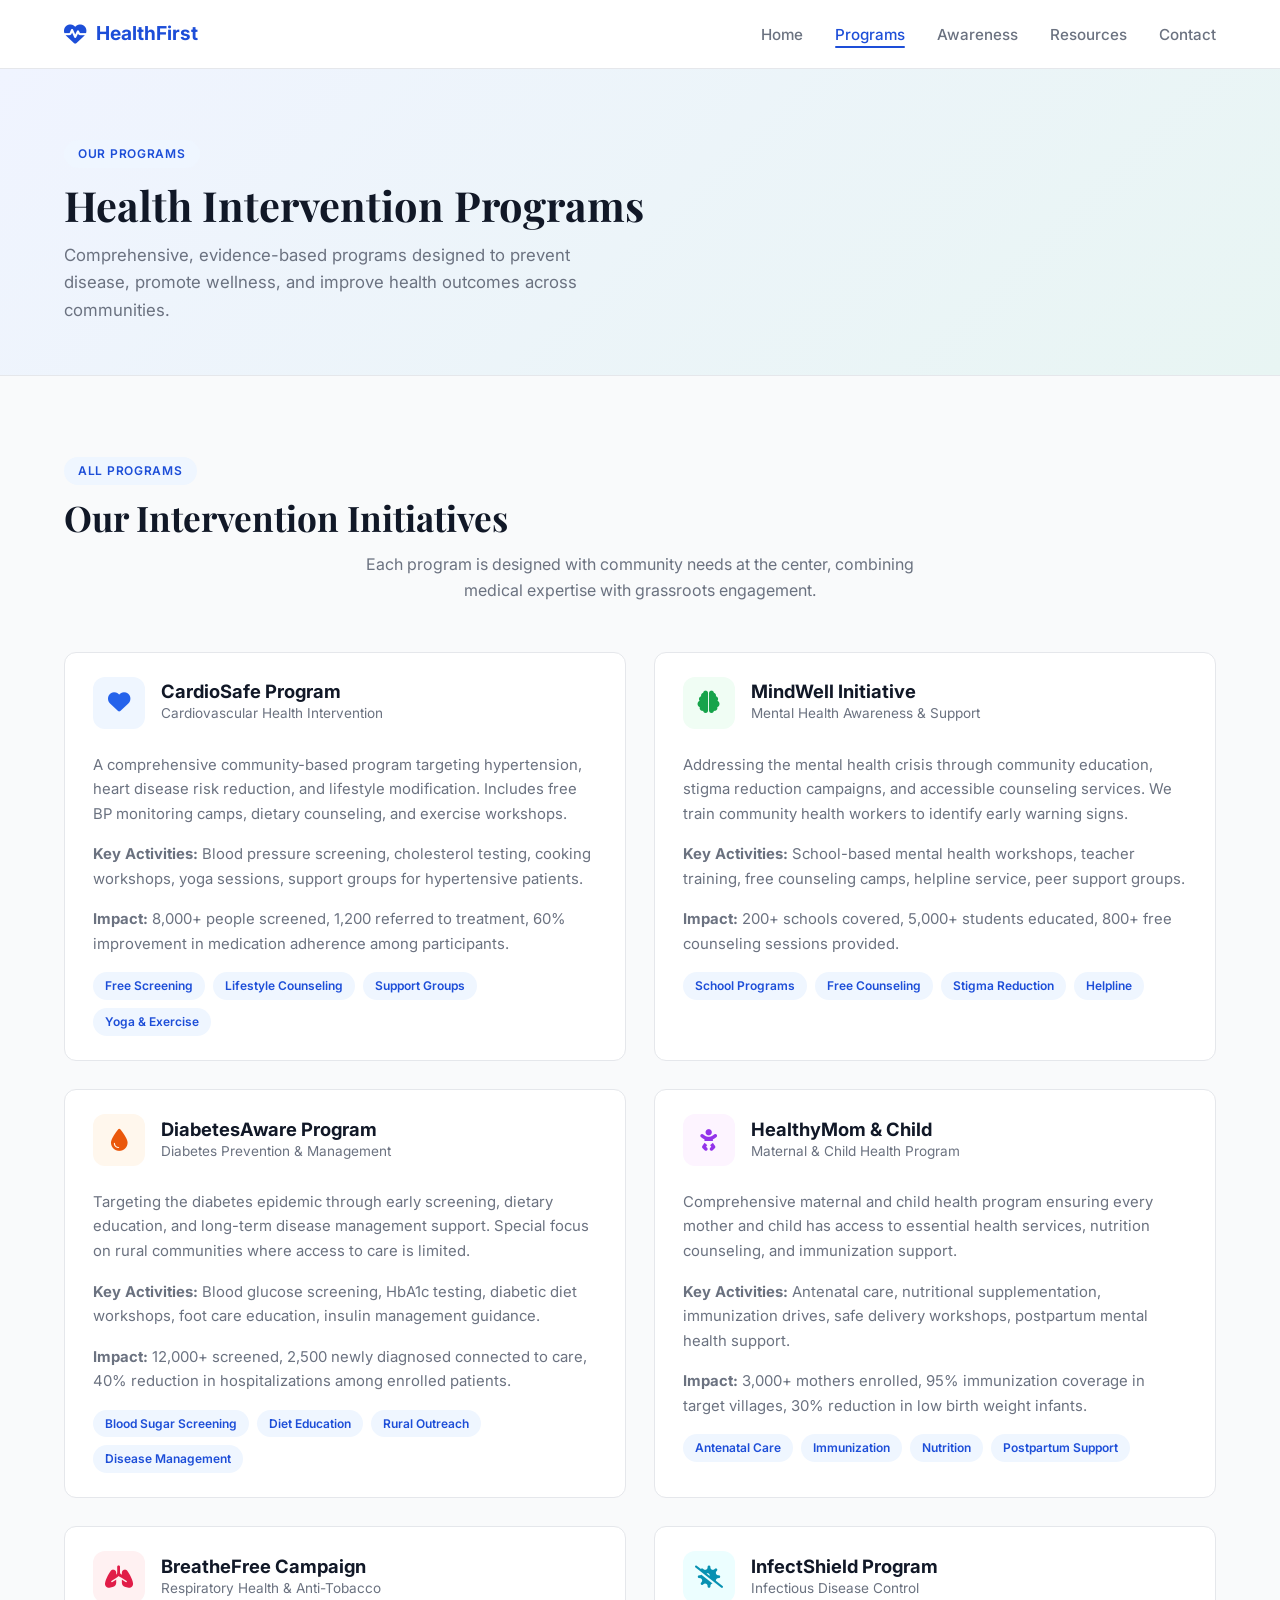
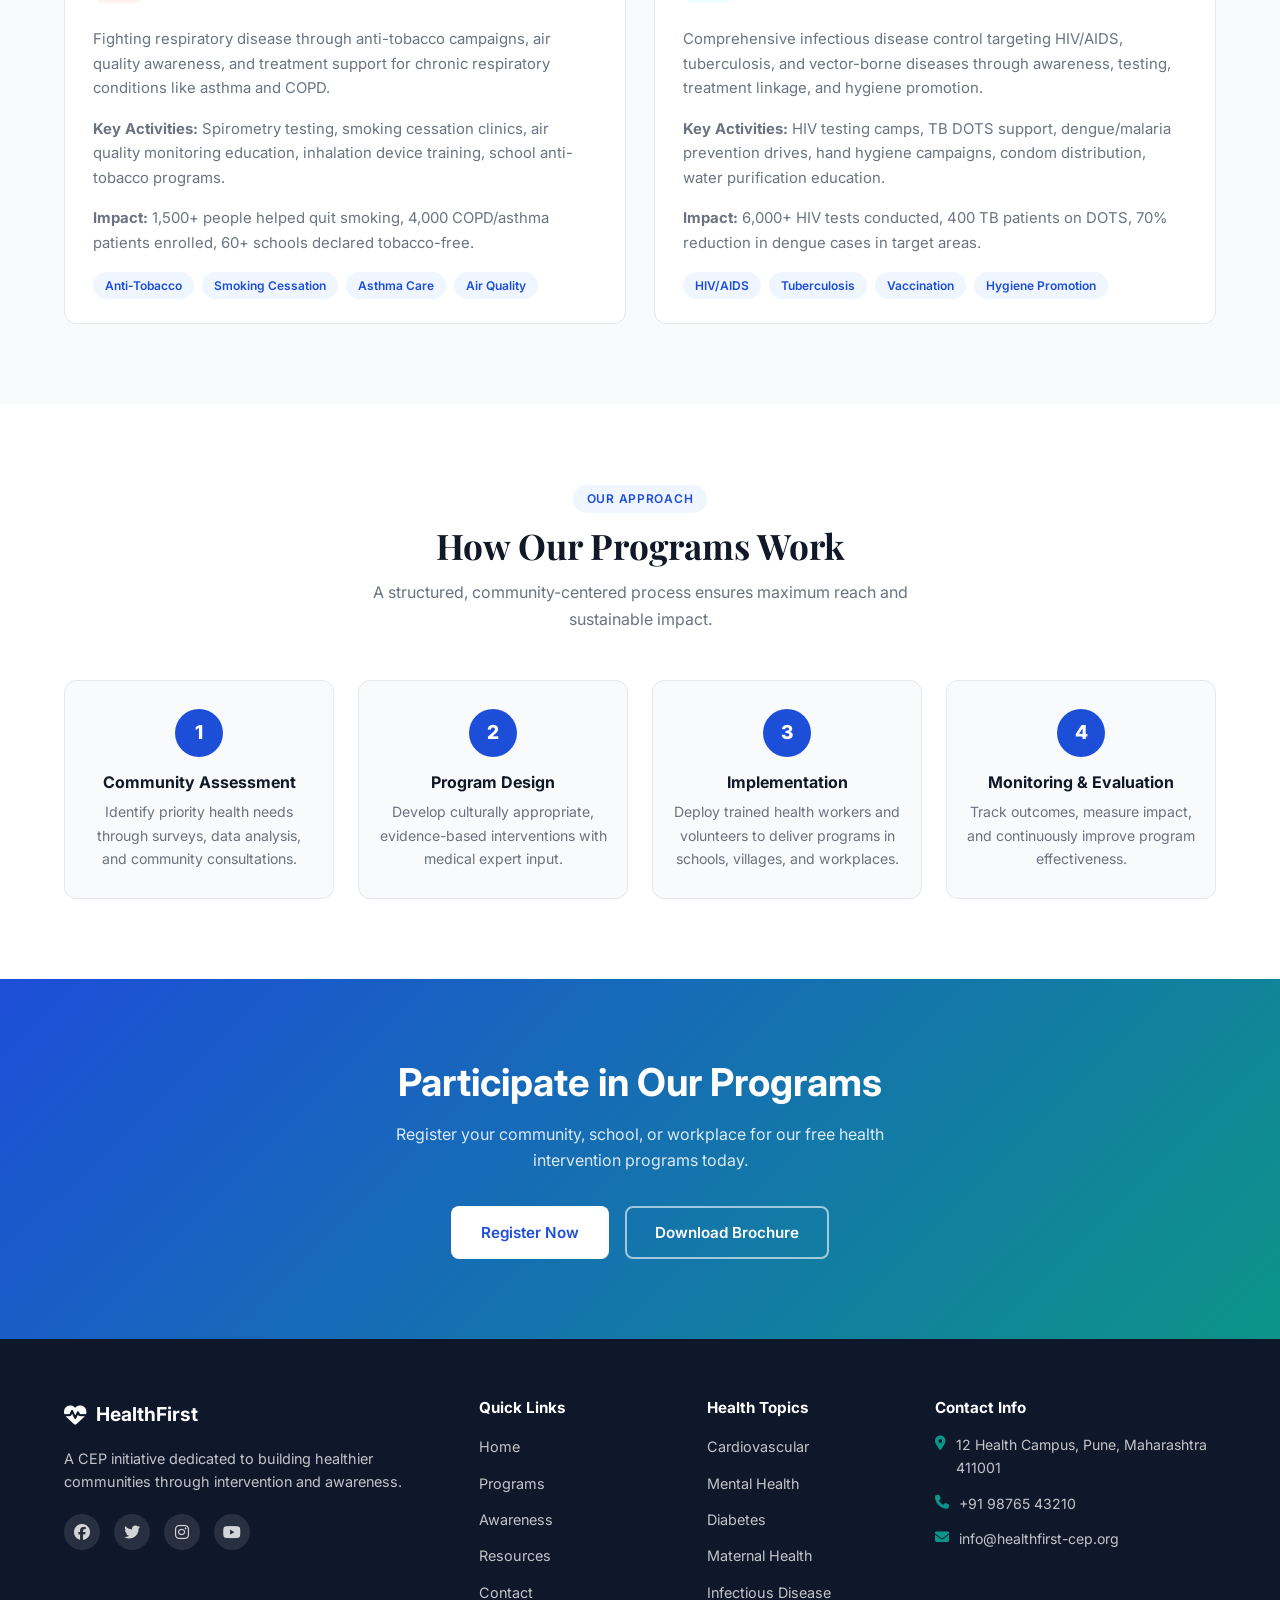
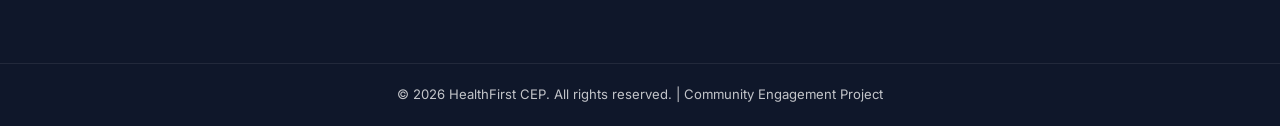
<file: programs.html>
<!DOCTYPE html>
<html lang="en">
<head>
  <meta charset="UTF-8" />
  <meta name="viewport" content="width=device-width, initial-scale=1.0" />
  <title>Programs – HealthFirst CEP</title>
  <link rel="stylesheet" href="css/style.css" />
  <link rel="stylesheet" href="https://cdnjs.cloudflare.com/ajax/libs/font-awesome/6.5.0/css/all.min.css" />
  <link href="https://fonts.googleapis.com/css2?family=Inter:wght@300;400;500;600;700&family=Playfair+Display:wght@600;700&display=swap" rel="stylesheet" />
</head>
<body>
  <nav class="navbar" id="navbar">
    <div class="container nav-container">
      <a href="index.html" class="logo">
        <i class="fa-solid fa-heart-pulse"></i>
        <span>HealthFirst</span>
      </a>
      <ul class="nav-links" id="navLinks">
        <li><a href="index.html">Home</a></li>
        <li><a href="programs.html" class="active">Programs</a></li>
        <li><a href="awareness.html">Awareness</a></li>
        <li><a href="resources.html">Resources</a></li>
        <li><a href="contact.html">Contact</a></li>
      </ul>
      <button class="hamburger" id="hamburger" aria-label="Toggle menu">
        <span></span><span></span><span></span>
      </button>
    </div>
  </nav>

  <!-- Page Hero -->
  <section class="page-hero">
    <div class="container">
      <div class="section-tag">Our Programs</div>
      <h1>Health Intervention Programs</h1>
      <p>Comprehensive, evidence-based programs designed to prevent disease, promote wellness, and improve health outcomes across communities.</p>
    </div>
  </section>

  <!-- Programs List -->
  <section class="section" style="background: var(--bg-soft)">
    <div class="container">
      <div class="section-tag">All Programs</div>
      <h2 class="section-title">Our Intervention Initiatives</h2>
      <p class="section-sub">Each program is designed with community needs at the center, combining medical expertise with grassroots engagement.</p>

      <div class="programs-grid">
        <!-- Cardiovascular -->
        <div class="program-card" id="cardiovascular">
          <div class="program-card-header">
            <div class="program-card-icon" style="background:#EFF6FF">
              <i class="fa-solid fa-heart" style="color:#2563EB"></i>
            </div>
            <div>
              <h3>CardioSafe Program</h3>
              <p style="color:var(--text-muted); font-size:.85rem">Cardiovascular Health Intervention</p>
            </div>
          </div>
          <div class="program-card-body">
            <p>A comprehensive community-based program targeting hypertension, heart disease risk reduction, and lifestyle modification. Includes free BP monitoring camps, dietary counseling, and exercise workshops.</p>
            <p><strong>Key Activities:</strong> Blood pressure screening, cholesterol testing, cooking workshops, yoga sessions, support groups for hypertensive patients.</p>
            <p><strong>Impact:</strong> 8,000+ people screened, 1,200 referred to treatment, 60% improvement in medication adherence among participants.</p>
            <div class="program-tags">
              <span class="tag">Free Screening</span>
              <span class="tag">Lifestyle Counseling</span>
              <span class="tag">Support Groups</span>
              <span class="tag">Yoga & Exercise</span>
            </div>
          </div>
        </div>

        <!-- Mental Health -->
        <div class="program-card" id="mental">
          <div class="program-card-header">
            <div class="program-card-icon" style="background:#F0FDF4">
              <i class="fa-solid fa-brain" style="color:#16A34A"></i>
            </div>
            <div>
              <h3>MindWell Initiative</h3>
              <p style="color:var(--text-muted); font-size:.85rem">Mental Health Awareness & Support</p>
            </div>
          </div>
          <div class="program-card-body">
            <p>Addressing the mental health crisis through community education, stigma reduction campaigns, and accessible counseling services. We train community health workers to identify early warning signs.</p>
            <p><strong>Key Activities:</strong> School-based mental health workshops, teacher training, free counseling camps, helpline service, peer support groups.</p>
            <p><strong>Impact:</strong> 200+ schools covered, 5,000+ students educated, 800+ free counseling sessions provided.</p>
            <div class="program-tags">
              <span class="tag">School Programs</span>
              <span class="tag">Free Counseling</span>
              <span class="tag">Stigma Reduction</span>
              <span class="tag">Helpline</span>
            </div>
          </div>
        </div>

        <!-- Diabetes -->
        <div class="program-card" id="diabetes">
          <div class="program-card-header">
            <div class="program-card-icon" style="background:#FFF7ED">
              <i class="fa-solid fa-droplet" style="color:#EA580C"></i>
            </div>
            <div>
              <h3>DiabetesAware Program</h3>
              <p style="color:var(--text-muted); font-size:.85rem">Diabetes Prevention & Management</p>
            </div>
          </div>
          <div class="program-card-body">
            <p>Targeting the diabetes epidemic through early screening, dietary education, and long-term disease management support. Special focus on rural communities where access to care is limited.</p>
            <p><strong>Key Activities:</strong> Blood glucose screening, HbA1c testing, diabetic diet workshops, foot care education, insulin management guidance.</p>
            <p><strong>Impact:</strong> 12,000+ screened, 2,500 newly diagnosed connected to care, 40% reduction in hospitalizations among enrolled patients.</p>
            <div class="program-tags">
              <span class="tag">Blood Sugar Screening</span>
              <span class="tag">Diet Education</span>
              <span class="tag">Rural Outreach</span>
              <span class="tag">Disease Management</span>
            </div>
          </div>
        </div>

        <!-- Maternal & Child -->
        <div class="program-card" id="maternal">
          <div class="program-card-header">
            <div class="program-card-icon" style="background:#FDF4FF">
              <i class="fa-solid fa-baby" style="color:#9333EA"></i>
            </div>
            <div>
              <h3>HealthyMom & Child</h3>
              <p style="color:var(--text-muted); font-size:.85rem">Maternal & Child Health Program</p>
            </div>
          </div>
          <div class="program-card-body">
            <p>Comprehensive maternal and child health program ensuring every mother and child has access to essential health services, nutrition counseling, and immunization support.</p>
            <p><strong>Key Activities:</strong> Antenatal care, nutritional supplementation, immunization drives, safe delivery workshops, postpartum mental health support.</p>
            <p><strong>Impact:</strong> 3,000+ mothers enrolled, 95% immunization coverage in target villages, 30% reduction in low birth weight infants.</p>
            <div class="program-tags">
              <span class="tag">Antenatal Care</span>
              <span class="tag">Immunization</span>
              <span class="tag">Nutrition</span>
              <span class="tag">Postpartum Support</span>
            </div>
          </div>
        </div>

        <!-- Respiratory -->
        <div class="program-card" id="respiratory">
          <div class="program-card-header">
            <div class="program-card-icon" style="background:#FFF1F2">
              <i class="fa-solid fa-lungs" style="color:#E11D48"></i>
            </div>
            <div>
              <h3>BreatheFree Campaign</h3>
              <p style="color:var(--text-muted); font-size:.85rem">Respiratory Health & Anti-Tobacco</p>
            </div>
          </div>
          <div class="program-card-body">
            <p>Fighting respiratory disease through anti-tobacco campaigns, air quality awareness, and treatment support for chronic respiratory conditions like asthma and COPD.</p>
            <p><strong>Key Activities:</strong> Spirometry testing, smoking cessation clinics, air quality monitoring education, inhalation device training, school anti-tobacco programs.</p>
            <p><strong>Impact:</strong> 1,500+ people helped quit smoking, 4,000 COPD/asthma patients enrolled, 60+ schools declared tobacco-free.</p>
            <div class="program-tags">
              <span class="tag">Anti-Tobacco</span>
              <span class="tag">Smoking Cessation</span>
              <span class="tag">Asthma Care</span>
              <span class="tag">Air Quality</span>
            </div>
          </div>
        </div>

        <!-- Infectious Disease -->
        <div class="program-card" id="infectious">
          <div class="program-card-header">
            <div class="program-card-icon" style="background:#ECFEFF">
              <i class="fa-solid fa-virus-slash" style="color:#0891B2"></i>
            </div>
            <div>
              <h3>InfectShield Program</h3>
              <p style="color:var(--text-muted); font-size:.85rem">Infectious Disease Control</p>
            </div>
          </div>
          <div class="program-card-body">
            <p>Comprehensive infectious disease control targeting HIV/AIDS, tuberculosis, and vector-borne diseases through awareness, testing, treatment linkage, and hygiene promotion.</p>
            <p><strong>Key Activities:</strong> HIV testing camps, TB DOTS support, dengue/malaria prevention drives, hand hygiene campaigns, condom distribution, water purification education.</p>
            <p><strong>Impact:</strong> 6,000+ HIV tests conducted, 400 TB patients on DOTS, 70% reduction in dengue cases in target areas.</p>
            <div class="program-tags">
              <span class="tag">HIV/AIDS</span>
              <span class="tag">Tuberculosis</span>
              <span class="tag">Vaccination</span>
              <span class="tag">Hygiene Promotion</span>
            </div>
          </div>
        </div>
      </div>
    </div>
  </section>

  <!-- How Programs Work -->
  <section class="section" style="background:#fff">
    <div class="container" style="text-align:center">
      <div class="section-tag">Our Approach</div>
      <h2 class="section-title">How Our Programs Work</h2>
      <p class="section-sub">A structured, community-centered process ensures maximum reach and sustainable impact.</p>
      <div style="display:grid; grid-template-columns:repeat(4,1fr); gap:24px; margin-top:48px;">
        <div style="padding:28px 20px; background:var(--bg-soft); border-radius:var(--radius); border:1px solid var(--border);">
          <div style="width:48px;height:48px;border-radius:50%;background:var(--primary);color:#fff;font-weight:800;font-size:1.2rem;display:flex;align-items:center;justify-content:center;margin:0 auto 16px;">1</div>
          <h4 style="margin-bottom:8px">Community Assessment</h4>
          <p style="font-size:.88rem;color:var(--text-muted)">Identify priority health needs through surveys, data analysis, and community consultations.</p>
        </div>
        <div style="padding:28px 20px; background:var(--bg-soft); border-radius:var(--radius); border:1px solid var(--border);">
          <div style="width:48px;height:48px;border-radius:50%;background:var(--primary);color:#fff;font-weight:800;font-size:1.2rem;display:flex;align-items:center;justify-content:center;margin:0 auto 16px;">2</div>
          <h4 style="margin-bottom:8px">Program Design</h4>
          <p style="font-size:.88rem;color:var(--text-muted)">Develop culturally appropriate, evidence-based interventions with medical expert input.</p>
        </div>
        <div style="padding:28px 20px; background:var(--bg-soft); border-radius:var(--radius); border:1px solid var(--border);">
          <div style="width:48px;height:48px;border-radius:50%;background:var(--primary);color:#fff;font-weight:800;font-size:1.2rem;display:flex;align-items:center;justify-content:center;margin:0 auto 16px;">3</div>
          <h4 style="margin-bottom:8px">Implementation</h4>
          <p style="font-size:.88rem;color:var(--text-muted)">Deploy trained health workers and volunteers to deliver programs in schools, villages, and workplaces.</p>
        </div>
        <div style="padding:28px 20px; background:var(--bg-soft); border-radius:var(--radius); border:1px solid var(--border);">
          <div style="width:48px;height:48px;border-radius:50%;background:var(--primary);color:#fff;font-weight:800;font-size:1.2rem;display:flex;align-items:center;justify-content:center;margin:0 auto 16px;">4</div>
          <h4 style="margin-bottom:8px">Monitoring & Evaluation</h4>
          <p style="font-size:.88rem;color:var(--text-muted)">Track outcomes, measure impact, and continuously improve program effectiveness.</p>
        </div>
      </div>
    </div>
  </section>

  <!-- CTA -->
  <section class="cta-section">
    <div class="container cta-content">
      <h2>Participate in Our Programs</h2>
      <p>Register your community, school, or workplace for our free health intervention programs today.</p>
      <div class="cta-actions">
        <a href="contact.html" class="btn btn-white">Register Now</a>
        <a href="resources.html" class="btn btn-outline-white">Download Brochure</a>
      </div>
    </div>
  </section>

  <footer class="footer">
    <div class="container footer-grid">
      <div class="footer-brand">
        <a href="index.html" class="logo logo-light"><i class="fa-solid fa-heart-pulse"></i><span>HealthFirst</span></a>
        <p>A CEP initiative dedicated to building healthier communities through intervention and awareness.</p>
        <div class="social-links">
          <a href="#"><i class="fa-brands fa-facebook"></i></a>
          <a href="#"><i class="fa-brands fa-twitter"></i></a>
          <a href="#"><i class="fa-brands fa-instagram"></i></a>
          <a href="#"><i class="fa-brands fa-youtube"></i></a>
        </div>
      </div>
      <div class="footer-links">
        <h4>Quick Links</h4>
        <ul>
          <li><a href="index.html">Home</a></li>
          <li><a href="programs.html">Programs</a></li>
          <li><a href="awareness.html">Awareness</a></li>
          <li><a href="resources.html">Resources</a></li>
          <li><a href="contact.html">Contact</a></li>
        </ul>
      </div>
      <div class="footer-links">
        <h4>Health Topics</h4>
        <ul>
          <li><a href="#cardiovascular">Cardiovascular</a></li>
          <li><a href="#mental">Mental Health</a></li>
          <li><a href="#diabetes">Diabetes</a></li>
          <li><a href="#maternal">Maternal Health</a></li>
          <li><a href="#infectious">Infectious Disease</a></li>
        </ul>
      </div>
      <div class="footer-contact">
        <h4>Contact Info</h4>
        <p><i class="fa-solid fa-location-dot"></i> 12 Health Campus, Pune, Maharashtra 411001</p>
        <p><i class="fa-solid fa-phone"></i> +91 98765 43210</p>
        <p><i class="fa-solid fa-envelope"></i> info@healthfirst-cep.org</p>
      </div>
    </div>
    <div class="footer-bottom">
      <div class="container">
        <p>&copy; 2026 HealthFirst CEP. All rights reserved. | Community Engagement Project</p>
      </div>
    </div>
  </footer>
  <script src="js/main.js"></script>
</body>
</html>
</file>
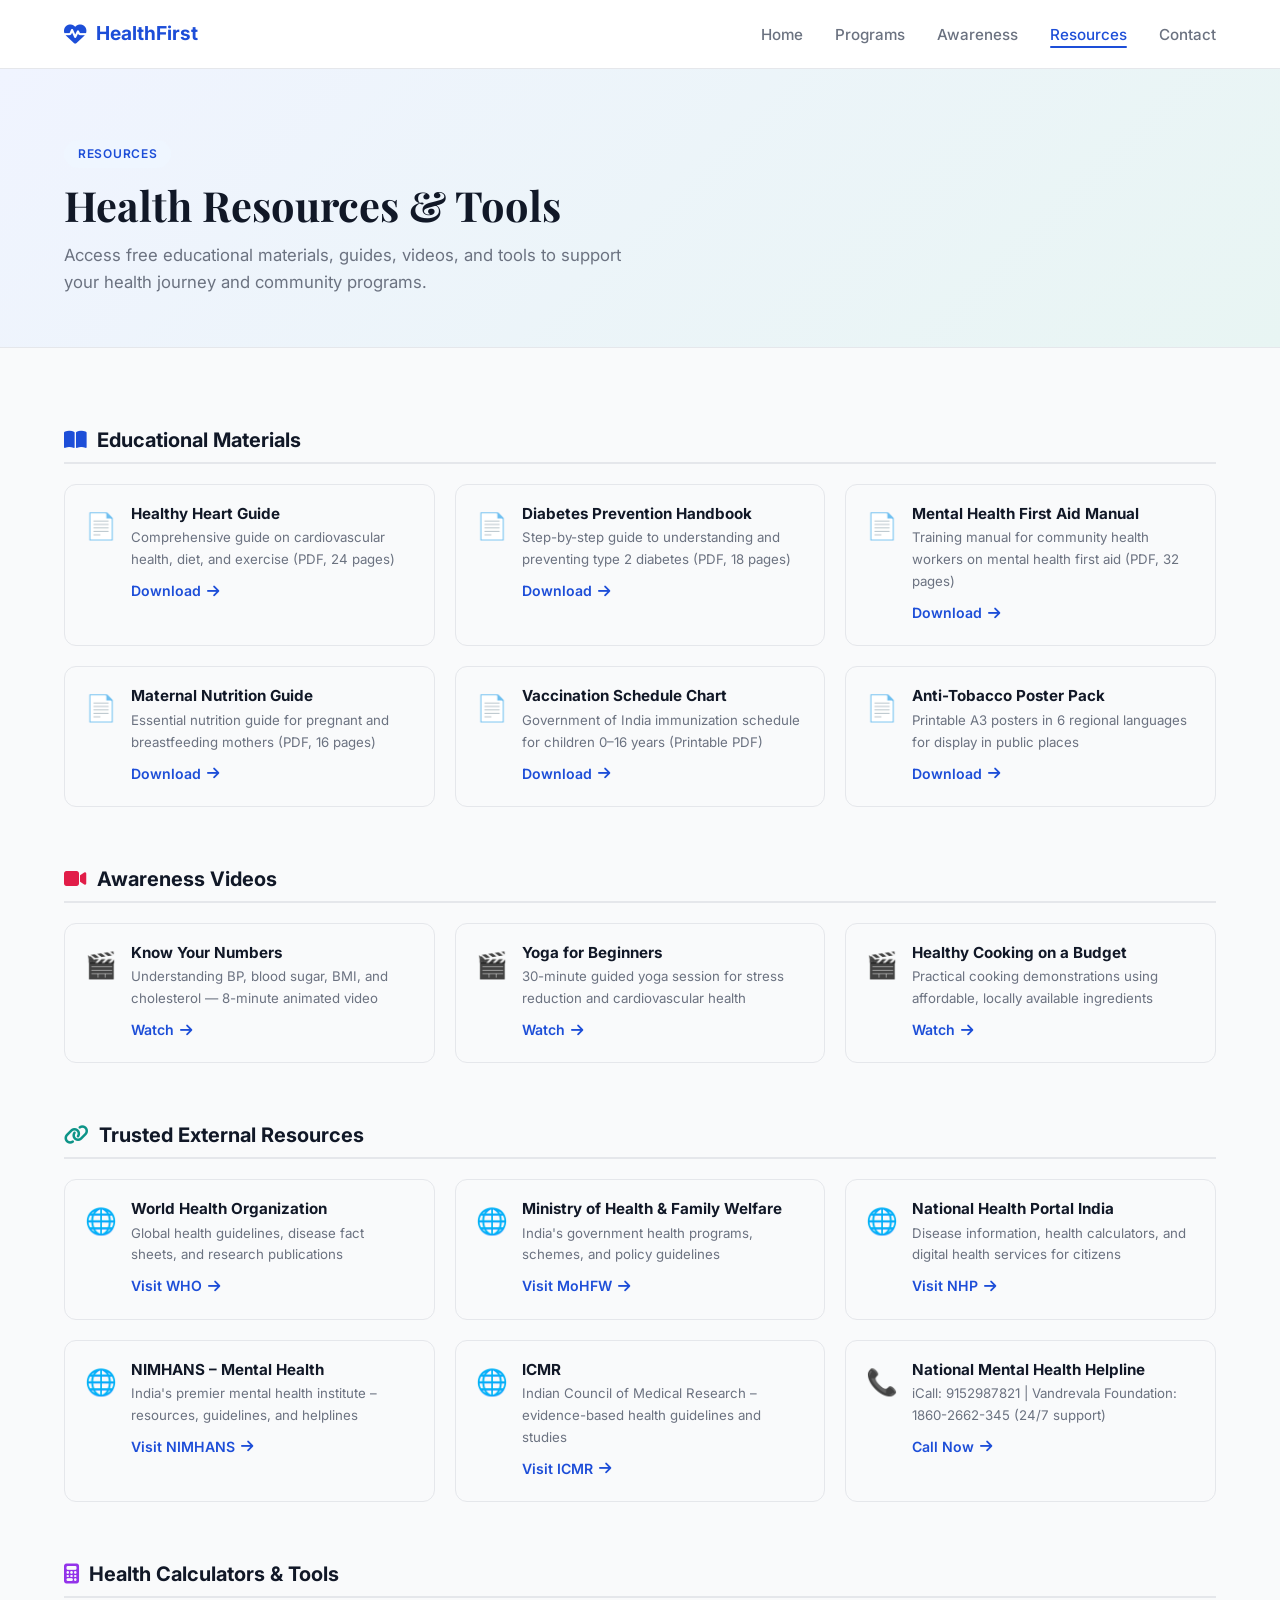
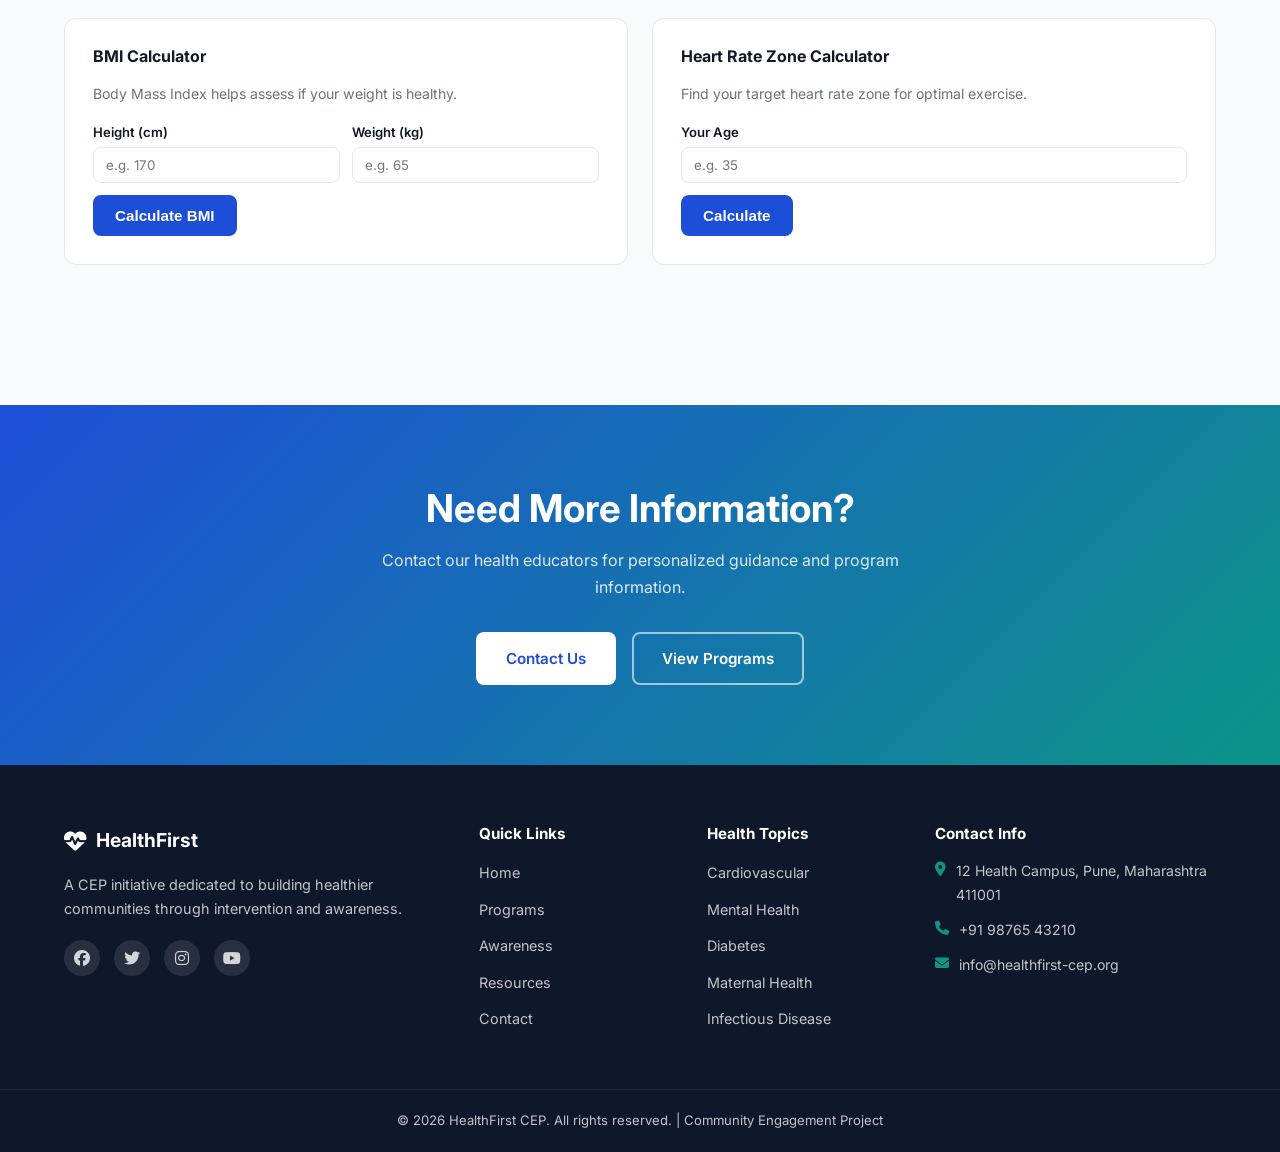
<file: resources.html>
<!DOCTYPE html>
<html lang="en">
<head>
  <meta charset="UTF-8" />
  <meta name="viewport" content="width=device-width, initial-scale=1.0" />
  <title>Resources – HealthFirst CEP</title>
  <link rel="stylesheet" href="css/style.css" />
  <link rel="stylesheet" href="https://cdnjs.cloudflare.com/ajax/libs/font-awesome/6.5.0/css/all.min.css" />
  <link href="https://fonts.googleapis.com/css2?family=Inter:wght@300;400;500;600;700&family=Playfair+Display:wght@600;700&display=swap" rel="stylesheet" />
</head>
<body>
  <nav class="navbar" id="navbar">
    <div class="container nav-container">
      <a href="index.html" class="logo">
        <i class="fa-solid fa-heart-pulse"></i>
        <span>HealthFirst</span>
      </a>
      <ul class="nav-links" id="navLinks">
        <li><a href="index.html">Home</a></li>
        <li><a href="programs.html">Programs</a></li>
        <li><a href="awareness.html">Awareness</a></li>
        <li><a href="resources.html" class="active">Resources</a></li>
        <li><a href="contact.html">Contact</a></li>
      </ul>
      <button class="hamburger" id="hamburger" aria-label="Toggle menu">
        <span></span><span></span><span></span>
      </button>
    </div>
  </nav>

  <!-- Page Hero -->
  <section class="page-hero">
    <div class="container">
      <div class="section-tag">Resources</div>
      <h1>Health Resources & Tools</h1>
      <p>Access free educational materials, guides, videos, and tools to support your health journey and community programs.</p>
    </div>
  </section>

  <!-- Resources Content -->
  <section class="section" style="background:var(--bg-soft)">
    <div class="container">

      <!-- Educational Materials -->
      <div class="resource-section">
        <h3><i class="fa-solid fa-book-open" style="color:var(--primary);margin-right:10px"></i>Educational Materials</h3>
        <div class="resource-grid">
          <div class="resource-card">
            <div class="resource-icon">📄</div>
            <div>
              <h4>Healthy Heart Guide</h4>
              <p>Comprehensive guide on cardiovascular health, diet, and exercise (PDF, 24 pages)</p>
              <a href="#" class="link-arrow" style="margin-top:8px;display:inline-flex">Download <i class="fa-solid fa-arrow-right"></i></a>
            </div>
          </div>
          <div class="resource-card">
            <div class="resource-icon">📄</div>
            <div>
              <h4>Diabetes Prevention Handbook</h4>
              <p>Step-by-step guide to understanding and preventing type 2 diabetes (PDF, 18 pages)</p>
              <a href="#" class="link-arrow" style="margin-top:8px;display:inline-flex">Download <i class="fa-solid fa-arrow-right"></i></a>
            </div>
          </div>
          <div class="resource-card">
            <div class="resource-icon">📄</div>
            <div>
              <h4>Mental Health First Aid Manual</h4>
              <p>Training manual for community health workers on mental health first aid (PDF, 32 pages)</p>
              <a href="#" class="link-arrow" style="margin-top:8px;display:inline-flex">Download <i class="fa-solid fa-arrow-right"></i></a>
            </div>
          </div>
          <div class="resource-card">
            <div class="resource-icon">📄</div>
            <div>
              <h4>Maternal Nutrition Guide</h4>
              <p>Essential nutrition guide for pregnant and breastfeeding mothers (PDF, 16 pages)</p>
              <a href="#" class="link-arrow" style="margin-top:8px;display:inline-flex">Download <i class="fa-solid fa-arrow-right"></i></a>
            </div>
          </div>
          <div class="resource-card">
            <div class="resource-icon">📄</div>
            <div>
              <h4>Vaccination Schedule Chart</h4>
              <p>Government of India immunization schedule for children 0–16 years (Printable PDF)</p>
              <a href="#" class="link-arrow" style="margin-top:8px;display:inline-flex">Download <i class="fa-solid fa-arrow-right"></i></a>
            </div>
          </div>
          <div class="resource-card">
            <div class="resource-icon">📄</div>
            <div>
              <h4>Anti-Tobacco Poster Pack</h4>
              <p>Printable A3 posters in 6 regional languages for display in public places</p>
              <a href="#" class="link-arrow" style="margin-top:8px;display:inline-flex">Download <i class="fa-solid fa-arrow-right"></i></a>
            </div>
          </div>
        </div>
      </div>

      <!-- Videos -->
      <div class="resource-section">
        <h3><i class="fa-solid fa-video" style="color:#E11D48;margin-right:10px"></i>Awareness Videos</h3>
        <div class="resource-grid">
          <div class="resource-card">
            <div class="resource-icon">🎬</div>
            <div>
              <h4>Know Your Numbers</h4>
              <p>Understanding BP, blood sugar, BMI, and cholesterol — 8-minute animated video</p>
              <a href="#" class="link-arrow" style="margin-top:8px;display:inline-flex">Watch <i class="fa-solid fa-arrow-right"></i></a>
            </div>
          </div>
          <div class="resource-card">
            <div class="resource-icon">🎬</div>
            <div>
              <h4>Yoga for Beginners</h4>
              <p>30-minute guided yoga session for stress reduction and cardiovascular health</p>
              <a href="#" class="link-arrow" style="margin-top:8px;display:inline-flex">Watch <i class="fa-solid fa-arrow-right"></i></a>
            </div>
          </div>
          <div class="resource-card">
            <div class="resource-icon">🎬</div>
            <div>
              <h4>Healthy Cooking on a Budget</h4>
              <p>Practical cooking demonstrations using affordable, locally available ingredients</p>
              <a href="#" class="link-arrow" style="margin-top:8px;display:inline-flex">Watch <i class="fa-solid fa-arrow-right"></i></a>
            </div>
          </div>
        </div>
      </div>

      <!-- External Resources -->
      <div class="resource-section">
        <h3><i class="fa-solid fa-link" style="color:var(--accent);margin-right:10px"></i>Trusted External Resources</h3>
        <div class="resource-grid">
          <div class="resource-card">
            <div class="resource-icon">🌐</div>
            <div>
              <h4>World Health Organization</h4>
              <p>Global health guidelines, disease fact sheets, and research publications</p>
              <a href="https://www.who.int" target="_blank" class="link-arrow" style="margin-top:8px;display:inline-flex">Visit WHO <i class="fa-solid fa-arrow-right"></i></a>
            </div>
          </div>
          <div class="resource-card">
            <div class="resource-icon">🌐</div>
            <div>
              <h4>Ministry of Health & Family Welfare</h4>
              <p>India's government health programs, schemes, and policy guidelines</p>
              <a href="https://mohfw.gov.in" target="_blank" class="link-arrow" style="margin-top:8px;display:inline-flex">Visit MoHFW <i class="fa-solid fa-arrow-right"></i></a>
            </div>
          </div>
          <div class="resource-card">
            <div class="resource-icon">🌐</div>
            <div>
              <h4>National Health Portal India</h4>
              <p>Disease information, health calculators, and digital health services for citizens</p>
              <a href="https://www.nhp.gov.in" target="_blank" class="link-arrow" style="margin-top:8px;display:inline-flex">Visit NHP <i class="fa-solid fa-arrow-right"></i></a>
            </div>
          </div>
          <div class="resource-card">
            <div class="resource-icon">🌐</div>
            <div>
              <h4>NIMHANS – Mental Health</h4>
              <p>India's premier mental health institute – resources, guidelines, and helplines</p>
              <a href="https://nimhans.ac.in" target="_blank" class="link-arrow" style="margin-top:8px;display:inline-flex">Visit NIMHANS <i class="fa-solid fa-arrow-right"></i></a>
            </div>
          </div>
          <div class="resource-card">
            <div class="resource-icon">🌐</div>
            <div>
              <h4>ICMR</h4>
              <p>Indian Council of Medical Research – evidence-based health guidelines and studies</p>
              <a href="https://www.icmr.gov.in" target="_blank" class="link-arrow" style="margin-top:8px;display:inline-flex">Visit ICMR <i class="fa-solid fa-arrow-right"></i></a>
            </div>
          </div>
          <div class="resource-card">
            <div class="resource-icon">📞</div>
            <div>
              <h4>National Mental Health Helpline</h4>
              <p>iCall: 9152987821 | Vandrevala Foundation: 1860-2662-345 (24/7 support)</p>
              <a href="tel:9152987821" class="link-arrow" style="margin-top:8px;display:inline-flex">Call Now <i class="fa-solid fa-arrow-right"></i></a>
            </div>
          </div>
        </div>
      </div>

      <!-- Health Tools -->
      <div class="resource-section">
        <h3><i class="fa-solid fa-calculator" style="color:#9333EA;margin-right:10px"></i>Health Calculators & Tools</h3>
        <div style="display:grid;grid-template-columns:repeat(2,1fr);gap:24px">
          <div style="background:#fff;border:1px solid var(--border);border-radius:var(--radius);padding:28px">
            <h4 style="margin-bottom:16px">BMI Calculator</h4>
            <p style="font-size:.88rem;color:var(--text-muted);margin-bottom:16px">Body Mass Index helps assess if your weight is healthy.</p>
            <div style="display:grid;grid-template-columns:1fr 1fr;gap:12px;margin-bottom:12px">
              <div>
                <label style="font-size:.82rem;font-weight:600;display:block;margin-bottom:4px">Height (cm)</label>
                <input type="number" id="bmiHeight" placeholder="e.g. 170" style="width:100%;padding:9px 12px;border:1px solid var(--border);border-radius:8px;font-family:var(--font);outline:none" />
              </div>
              <div>
                <label style="font-size:.82rem;font-weight:600;display:block;margin-bottom:4px">Weight (kg)</label>
                <input type="number" id="bmiWeight" placeholder="e.g. 65" style="width:100%;padding:9px 12px;border:1px solid var(--border);border-radius:8px;font-family:var(--font);outline:none" />
              </div>
            </div>
            <button onclick="calcBMI()" class="btn btn-primary" style="padding:10px 20px">Calculate BMI</button>
            <div id="bmiResult" style="margin-top:12px;font-weight:600;font-size:.95rem;display:none"></div>
          </div>

          <div style="background:#fff;border:1px solid var(--border);border-radius:var(--radius);padding:28px">
            <h4 style="margin-bottom:16px">Heart Rate Zone Calculator</h4>
            <p style="font-size:.88rem;color:var(--text-muted);margin-bottom:16px">Find your target heart rate zone for optimal exercise.</p>
            <div style="margin-bottom:12px">
              <label style="font-size:.82rem;font-weight:600;display:block;margin-bottom:4px">Your Age</label>
              <input type="number" id="hrAge" placeholder="e.g. 35" style="width:100%;padding:9px 12px;border:1px solid var(--border);border-radius:8px;font-family:var(--font);outline:none" />
            </div>
            <button onclick="calcHR()" class="btn btn-primary" style="padding:10px 20px">Calculate</button>
            <div id="hrResult" style="margin-top:12px;font-size:.9rem;display:none"></div>
          </div>
        </div>
      </div>

    </div>
  </section>

  <!-- CTA -->
  <section class="cta-section">
    <div class="container cta-content">
      <h2>Need More Information?</h2>
      <p>Contact our health educators for personalized guidance and program information.</p>
      <div class="cta-actions">
        <a href="contact.html" class="btn btn-white">Contact Us</a>
        <a href="programs.html" class="btn btn-outline-white">View Programs</a>
      </div>
    </div>
  </section>

  <footer class="footer">
    <div class="container footer-grid">
      <div class="footer-brand">
        <a href="index.html" class="logo logo-light"><i class="fa-solid fa-heart-pulse"></i><span>HealthFirst</span></a>
        <p>A CEP initiative dedicated to building healthier communities through intervention and awareness.</p>
        <div class="social-links">
          <a href="#"><i class="fa-brands fa-facebook"></i></a>
          <a href="#"><i class="fa-brands fa-twitter"></i></a>
          <a href="#"><i class="fa-brands fa-instagram"></i></a>
          <a href="#"><i class="fa-brands fa-youtube"></i></a>
        </div>
      </div>
      <div class="footer-links">
        <h4>Quick Links</h4>
        <ul>
          <li><a href="index.html">Home</a></li>
          <li><a href="programs.html">Programs</a></li>
          <li><a href="awareness.html">Awareness</a></li>
          <li><a href="resources.html">Resources</a></li>
          <li><a href="contact.html">Contact</a></li>
        </ul>
      </div>
      <div class="footer-links">
        <h4>Health Topics</h4>
        <ul>
          <li><a href="programs.html#cardiovascular">Cardiovascular</a></li>
          <li><a href="programs.html#mental">Mental Health</a></li>
          <li><a href="programs.html#diabetes">Diabetes</a></li>
          <li><a href="programs.html#maternal">Maternal Health</a></li>
          <li><a href="programs.html#infectious">Infectious Disease</a></li>
        </ul>
      </div>
      <div class="footer-contact">
        <h4>Contact Info</h4>
        <p><i class="fa-solid fa-location-dot"></i> 12 Health Campus, Pune, Maharashtra 411001</p>
        <p><i class="fa-solid fa-phone"></i> +91 98765 43210</p>
        <p><i class="fa-solid fa-envelope"></i> info@healthfirst-cep.org</p>
      </div>
    </div>
    <div class="footer-bottom">
      <div class="container">
        <p>&copy; 2026 HealthFirst CEP. All rights reserved. | Community Engagement Project</p>
      </div>
    </div>
  </footer>

  <script src="js/main.js"></script>
  <script>
    function calcBMI() {
      const h = parseFloat(document.getElementById('bmiHeight').value);
      const w = parseFloat(document.getElementById('bmiWeight').value);
      const res = document.getElementById('bmiResult');
      if (!h || !w || h <= 0 || w <= 0) { res.style.display='block'; res.innerHTML='<span style="color:#E11D48">Please enter valid height and weight.</span>'; return; }
      const bmi = (w / ((h/100) ** 2)).toFixed(1);
      let cat='', color='';
      if (bmi < 18.5) { cat='Underweight'; color='#EA580C'; }
      else if (bmi < 25) { cat='Normal weight'; color='#16A34A'; }
      else if (bmi < 30) { cat='Overweight'; color='#CA8A04'; }
      else { cat='Obese'; color='#E11D48'; }
      res.style.display = 'block';
      res.innerHTML = `Your BMI: <span style="color:${color}; font-size:1.2rem">${bmi}</span> — <span style="color:${color}">${cat}</span>`;
    }

    function calcHR() {
      const age = parseFloat(document.getElementById('hrAge').value);
      const res = document.getElementById('hrResult');
      if (!age || age <= 0 || age > 120) { res.style.display='block'; res.innerHTML='<span style="color:#E11D48">Please enter a valid age.</span>'; return; }
      const max = 220 - age;
      const low = Math.round(max * 0.5);
      const high = Math.round(max * 0.85);
      res.style.display = 'block';
      res.innerHTML = `
        <div style="color:var(--text)">Max Heart Rate: <strong>${max} bpm</strong></div>
        <div style="color:var(--primary); margin-top:6px">Target Zone (50–85%): <strong>${low}–${high} bpm</strong></div>
        <div style="font-size:.82rem;color:var(--text-muted);margin-top:4px">Stay within this range during aerobic exercise for optimal cardiovascular benefit.</div>
      `;
    }
  </script>
</body>
</html>
</file>
<file: css/style.css>
/* =============================================
   HealthFirst CEP – Main Stylesheet
   Clean & Minimal White/Light Theme
   ============================================= */

/* === RESET & BASE === */
*, *::before, *::after { box-sizing: border-box; margin: 0; padding: 0; }

:root {
  --primary: #1D4ED8;
  --primary-dark: #1E40AF;
  --primary-light: #EFF6FF;
  --accent: #0D9488;
  --text: #111827;
  --text-muted: #6B7280;
  --bg: #FFFFFF;
  --bg-soft: #F9FAFB;
  --border: #E5E7EB;
  --shadow: 0 1px 3px rgba(0,0,0,.08), 0 4px 16px rgba(0,0,0,.06);
  --shadow-lg: 0 8px 32px rgba(0,0,0,.10);
  --radius: 12px;
  --transition: .25s ease;
  --font: 'Inter', sans-serif;
  --font-serif: 'Playfair Display', serif;
  --max-w: 1200px;
}

html { scroll-behavior: smooth; }

body {
  font-family: var(--font);
  color: var(--text);
  background: var(--bg);
  line-height: 1.65;
  font-size: 16px;
}

a { text-decoration: none; color: inherit; }

ul { list-style: none; }

img { max-width: 100%; display: block; }

.container {
  max-width: var(--max-w);
  margin: 0 auto;
  padding: 0 24px;
}

.section { padding: 80px 0; }

/* === TYPOGRAPHY === */
h1, h2, h3, h4 { line-height: 1.2; font-weight: 700; }
h1 { font-family: var(--font-serif); font-size: clamp(2rem, 5vw, 3.4rem); }
h2 { font-size: clamp(1.6rem, 3vw, 2.4rem); }
h3 { font-size: 1.15rem; }

.section-title {
  font-family: var(--font-serif);
  font-size: clamp(1.6rem, 3vw, 2.2rem);
  margin-bottom: 12px;
  color: var(--text);
}
.section-sub { color: var(--text-muted); max-width: 600px; margin: 0 auto 48px; text-align: center; }
.section-tag {
  display: inline-block;
  background: var(--primary-light);
  color: var(--primary);
  font-size: .75rem;
  font-weight: 600;
  letter-spacing: .06em;
  text-transform: uppercase;
  padding: 4px 14px;
  border-radius: 999px;
  margin-bottom: 12px;
}

/* === BUTTONS === */
.btn {
  display: inline-flex;
  align-items: center;
  gap: 8px;
  padding: 12px 28px;
  border-radius: 8px;
  font-weight: 600;
  font-size: .95rem;
  transition: all var(--transition);
  cursor: pointer;
  border: 2px solid transparent;
}
.btn-primary { background: var(--primary); color: #fff; border-color: var(--primary); }
.btn-primary:hover { background: var(--primary-dark); border-color: var(--primary-dark); transform: translateY(-1px); box-shadow: 0 4px 14px rgba(29,78,216,.3); }
.btn-outline { background: transparent; color: var(--primary); border-color: var(--primary); }
.btn-outline:hover { background: var(--primary-light); }
.btn-white { background: #fff; color: var(--primary); }
.btn-white:hover { background: #f0f4ff; transform: translateY(-1px); }
.btn-outline-white { background: transparent; color: #fff; border-color: rgba(255,255,255,.6); }
.btn-outline-white:hover { background: rgba(255,255,255,.1); }

.mt-1 { margin-top: 24px; }

/* === NAVBAR === */
.navbar {
  position: sticky;
  top: 0;
  z-index: 100;
  background: rgba(255,255,255,.95);
  backdrop-filter: blur(8px);
  border-bottom: 1px solid var(--border);
  transition: box-shadow var(--transition);
}
.navbar.scrolled { box-shadow: var(--shadow); }
.nav-container {
  display: flex;
  align-items: center;
  justify-content: space-between;
  height: 68px;
}
.logo {
  display: flex;
  align-items: center;
  gap: 10px;
  font-weight: 700;
  font-size: 1.2rem;
  color: var(--primary);
}
.logo i { font-size: 1.4rem; }
.logo-light { color: #fff; }

.nav-links {
  display: flex;
  align-items: center;
  gap: 32px;
}
.nav-links a {
  font-weight: 500;
  font-size: .95rem;
  color: var(--text-muted);
  transition: color var(--transition);
  position: relative;
}
.nav-links a::after {
  content: '';
  position: absolute;
  bottom: -4px;
  left: 0;
  width: 0;
  height: 2px;
  background: var(--primary);
  border-radius: 2px;
  transition: width var(--transition);
}
.nav-links a:hover, .nav-links a.active { color: var(--primary); }
.nav-links a:hover::after, .nav-links a.active::after { width: 100%; }

.hamburger {
  display: none;
  flex-direction: column;
  gap: 5px;
  background: none;
  border: none;
  cursor: pointer;
  padding: 4px;
}
.hamburger span {
  width: 24px;
  height: 2px;
  background: var(--text);
  border-radius: 2px;
  transition: all var(--transition);
}

/* === HERO === */
.hero {
  background: linear-gradient(135deg, #F0F4FF 0%, #E8F5F3 100%);
  padding: 100px 0 80px;
  position: relative;
  overflow: hidden;
}
.hero-content {
  position: relative;
  z-index: 1;
  max-width: 700px;
}
.hero .badge {
  display: inline-block;
  background: var(--primary);
  color: #fff;
  font-size: .78rem;
  font-weight: 600;
  letter-spacing: .08em;
  text-transform: uppercase;
  padding: 5px 16px;
  border-radius: 999px;
  margin-bottom: 20px;
}
.hero h1 { margin-bottom: 20px; color: var(--text); }
.highlight { color: var(--primary); }
.hero-sub { font-size: 1.1rem; color: var(--text-muted); max-width: 540px; margin-bottom: 36px; }

.hero-actions { display: flex; gap: 16px; flex-wrap: wrap; margin-bottom: 56px; }

.hero-stats {
  display: flex;
  gap: 40px;
  flex-wrap: wrap;
}
.stat {}
.stat-num { font-size: 1.8rem; font-weight: 800; color: var(--primary); display: block; }
.stat-label { font-size: .85rem; color: var(--text-muted); font-weight: 500; }

.hero-bg-shape {
  position: absolute;
  right: -60px;
  top: -60px;
  width: 560px;
  height: 560px;
  background: radial-gradient(circle, rgba(29,78,216,.08) 0%, transparent 70%);
  border-radius: 50%;
  pointer-events: none;
}

/* === ABOUT === */
.about { background: var(--bg); }
.about-grid {
  display: grid;
  grid-template-columns: 1fr 1fr;
  gap: 60px;
  align-items: center;
}
.about-text p { color: var(--text-muted); margin-bottom: 16px; }
.check-list { margin: 20px 0; }
.check-list li {
  display: flex;
  align-items: center;
  gap: 10px;
  margin-bottom: 10px;
  font-weight: 500;
  color: var(--text);
}
.check-list i { color: var(--accent); font-size: .95rem; }

.about-visual {
  display: grid;
  grid-template-columns: 1fr 1fr;
  gap: 16px;
}
.visual-card {
  padding: 24px;
  border-radius: var(--radius);
  border: 1px solid var(--border);
  transition: transform var(--transition), box-shadow var(--transition);
}
.visual-card:hover { transform: translateY(-4px); box-shadow: var(--shadow-lg); }
.visual-card i { font-size: 1.6rem; margin-bottom: 10px; }
.visual-card h4 { font-size: 1rem; margin-bottom: 6px; }
.visual-card p { font-size: .85rem; color: var(--text-muted); }
.card-teal { background: #F0FDFA; } .card-teal i { color: #0D9488; }
.card-blue { background: #EFF6FF; } .card-blue i { color: #2563EB; }
.card-green { background: #F0FDF4; } .card-green i { color: #16A34A; }
.card-orange { background: #FFF7ED; } .card-orange i { color: #EA580C; }

/* === FOCUS AREAS === */
.focus-areas { background: var(--bg-soft); text-align: center; }
.focus-grid {
  display: grid;
  grid-template-columns: repeat(3, 1fr);
  gap: 24px;
  margin-top: 48px;
}
.focus-card {
  background: var(--bg);
  border: 1px solid var(--border);
  border-radius: var(--radius);
  padding: 32px 24px;
  text-align: left;
  transition: transform var(--transition), box-shadow var(--transition);
}
.focus-card:hover { transform: translateY(-4px); box-shadow: var(--shadow-lg); }
.focus-icon {
  width: 52px;
  height: 52px;
  border-radius: 12px;
  display: flex;
  align-items: center;
  justify-content: center;
  margin-bottom: 16px;
  font-size: 1.3rem;
}
.focus-card h3 { margin-bottom: 10px; }
.focus-card p { color: var(--text-muted); font-size: .92rem; margin-bottom: 16px; }
.link-arrow {
  color: var(--primary);
  font-weight: 600;
  font-size: .88rem;
  display: inline-flex;
  align-items: center;
  gap: 6px;
  transition: gap var(--transition);
}
.link-arrow:hover { gap: 10px; }

/* === IMPACT === */
.impact { background: var(--primary); color: #fff; text-align: center; }
.impact .section-tag { background: rgba(255,255,255,.15); color: #fff; }
.impact .section-title { color: #fff; }
.impact-grid {
  display: grid;
  grid-template-columns: repeat(4,1fr);
  gap: 32px;
  margin-top: 48px;
}
.impact-stat {}
.impact-number { font-size: 2.6rem; font-weight: 800; color: #fff; font-family: var(--font-serif); }
.impact-desc { font-size: .9rem; color: rgba(255,255,255,.8); margin-top: 8px; }

/* === TESTIMONIALS === */
.testimonials { background: var(--bg); text-align: center; }
.testimonial-grid { display: grid; grid-template-columns: repeat(3, 1fr); gap: 24px; margin-top: 48px; }
.testimonial-card {
  background: var(--bg-soft);
  border: 1px solid var(--border);
  border-radius: var(--radius);
  padding: 32px;
  text-align: left;
}
.testimonial-stars { color: #F59E0B; margin-bottom: 16px; font-size: .95rem; }
.testimonial-card p { color: var(--text-muted); font-style: italic; margin-bottom: 20px; }
.testimonial-author { display: flex; align-items: center; gap: 12px; }
.author-avatar {
  width: 44px;
  height: 44px;
  border-radius: 50%;
  background: var(--primary);
  color: #fff;
  display: flex;
  align-items: center;
  justify-content: center;
  font-weight: 700;
  font-size: .85rem;
  flex-shrink: 0;
}
.testimonial-author strong { display: block; font-size: .92rem; }
.testimonial-author span { font-size: .82rem; color: var(--text-muted); }

/* === CTA === */
.cta-section {
  background: linear-gradient(135deg, #1D4ED8, #0D9488);
  color: #fff;
  text-align: center;
  padding: 80px 0;
}
.cta-content h2 { color: #fff; margin-bottom: 16px; }
.cta-content p { color: rgba(255,255,255,.85); max-width: 520px; margin: 0 auto 32px; }
.cta-actions { display: flex; gap: 16px; justify-content: center; flex-wrap: wrap; }

/* === FOOTER === */
.footer { background: #0F172A; color: rgba(255,255,255,.75); padding: 60px 0 0; }
.footer-grid {
  display: grid;
  grid-template-columns: 2fr 1fr 1fr 1.5fr;
  gap: 40px;
  padding-bottom: 48px;
}
.footer-brand p { font-size: .9rem; margin: 16px 0 20px; }
.social-links { display: flex; gap: 14px; }
.social-links a {
  width: 36px;
  height: 36px;
  border-radius: 50%;
  background: rgba(255,255,255,.1);
  display: flex;
  align-items: center;
  justify-content: center;
  color: rgba(255,255,255,.8);
  transition: background var(--transition);
}
.social-links a:hover { background: var(--primary); color: #fff; }
.footer-links h4, .footer-contact h4 {
  color: #fff;
  font-size: .95rem;
  margin-bottom: 16px;
}
.footer-links ul li { margin-bottom: 10px; }
.footer-links a { font-size: .9rem; transition: color var(--transition); }
.footer-links a:hover { color: #fff; }
.footer-contact p {
  display: flex;
  align-items: flex-start;
  gap: 10px;
  font-size: .88rem;
  margin-bottom: 12px;
}
.footer-contact i { color: var(--accent); margin-top: 3px; flex-shrink: 0; }
.footer-bottom {
  border-top: 1px solid rgba(255,255,255,.08);
  padding: 20px 0;
  text-align: center;
}
.footer-bottom p { font-size: .82rem; }

/* === PAGE HERO (inner pages) === */
.page-hero {
  background: linear-gradient(135deg, #F0F4FF 0%, #E8F5F3 100%);
  padding: 70px 0 50px;
  border-bottom: 1px solid var(--border);
}
.page-hero h1 { font-family: var(--font-serif); font-size: clamp(1.8rem, 4vw, 2.6rem); margin-bottom: 12px; }
.page-hero p { color: var(--text-muted); max-width: 560px; font-size: 1.05rem; }

/* === PROGRAMS PAGE === */
.programs-grid {
  display: grid;
  grid-template-columns: repeat(2, 1fr);
  gap: 28px;
  margin-top: 40px;
}
.program-card {
  background: var(--bg);
  border: 1px solid var(--border);
  border-radius: var(--radius);
  overflow: hidden;
  transition: transform var(--transition), box-shadow var(--transition);
}
.program-card:hover { transform: translateY(-4px); box-shadow: var(--shadow-lg); }
.program-card-header {
  padding: 24px 28px;
  display: flex;
  align-items: center;
  gap: 16px;
}
.program-card-icon {
  width: 52px;
  height: 52px;
  border-radius: 12px;
  display: flex;
  align-items: center;
  justify-content: center;
  font-size: 1.4rem;
  flex-shrink: 0;
}
.program-card-body { padding: 0 28px 24px; }
.program-card-body p { color: var(--text-muted); font-size: .93rem; margin-bottom: 16px; }
.program-tags { display: flex; flex-wrap: wrap; gap: 8px; }
.tag {
  font-size: .75rem;
  font-weight: 600;
  padding: 4px 12px;
  border-radius: 999px;
  background: var(--primary-light);
  color: var(--primary);
}

/* === AWARENESS PAGE === */
.awareness-grid {
  display: grid;
  grid-template-columns: repeat(3, 1fr);
  gap: 24px;
  margin-top: 40px;
}
.awareness-card {
  border-radius: var(--radius);
  overflow: hidden;
  border: 1px solid var(--border);
  background: var(--bg);
  transition: transform var(--transition), box-shadow var(--transition);
}
.awareness-card:hover { transform: translateY(-4px); box-shadow: var(--shadow-lg); }
.awareness-card-img {
  height: 160px;
  display: flex;
  align-items: center;
  justify-content: center;
  font-size: 3.5rem;
}
.awareness-card-body { padding: 20px 24px 24px; }
.awareness-card-body h3 { margin-bottom: 8px; }
.awareness-card-body p { font-size: .9rem; color: var(--text-muted); }

/* === RESOURCES PAGE === */
.resource-section { margin-bottom: 60px; }
.resource-section h3 {
  font-size: 1.25rem;
  margin-bottom: 20px;
  padding-bottom: 10px;
  border-bottom: 2px solid var(--border);
}
.resource-grid {
  display: grid;
  grid-template-columns: repeat(3, 1fr);
  gap: 20px;
}
.resource-card {
  background: var(--bg-soft);
  border: 1px solid var(--border);
  border-radius: var(--radius);
  padding: 20px;
  display: flex;
  align-items: flex-start;
  gap: 14px;
  transition: box-shadow var(--transition);
}
.resource-card:hover { box-shadow: var(--shadow); }
.resource-icon { font-size: 1.6rem; flex-shrink: 0; }
.resource-card h4 { font-size: .95rem; margin-bottom: 4px; }
.resource-card p { font-size: .83rem; color: var(--text-muted); }

/* === CONTACT PAGE === */
.contact-grid { display: grid; grid-template-columns: 1fr 1.4fr; gap: 60px; align-items: start; }
.contact-info-item {
  display: flex;
  gap: 14px;
  margin-bottom: 28px;
  align-items: flex-start;
}
.contact-info-icon {
  width: 44px;
  height: 44px;
  border-radius: 10px;
  background: var(--primary-light);
  color: var(--primary);
  display: flex;
  align-items: center;
  justify-content: center;
  font-size: 1.1rem;
  flex-shrink: 0;
}
.contact-info-item h4 { font-size: .95rem; margin-bottom: 4px; }
.contact-info-item p, .contact-info-item a { font-size: .9rem; color: var(--text-muted); }

.contact-form { background: var(--bg-soft); border: 1px solid var(--border); border-radius: var(--radius); padding: 36px; }
.form-row { display: grid; grid-template-columns: 1fr 1fr; gap: 16px; }
.form-group { margin-bottom: 20px; }
.form-group label { display: block; font-size: .88rem; font-weight: 600; margin-bottom: 6px; color: var(--text); }
.form-group input,
.form-group select,
.form-group textarea {
  width: 100%;
  padding: 11px 14px;
  border: 1px solid var(--border);
  border-radius: 8px;
  font-family: var(--font);
  font-size: .93rem;
  color: var(--text);
  background: var(--bg);
  transition: border-color var(--transition), box-shadow var(--transition);
  outline: none;
}
.form-group input:focus,
.form-group select:focus,
.form-group textarea:focus {
  border-color: var(--primary);
  box-shadow: 0 0 0 3px rgba(29,78,216,.1);
}
.form-group textarea { min-height: 130px; resize: vertical; }

/* === RESPONSIVE === */
@media (max-width: 1024px) {
  .focus-grid { grid-template-columns: repeat(2,1fr); }
  .impact-grid { grid-template-columns: repeat(2,1fr); }
  .footer-grid { grid-template-columns: 1fr 1fr; }
  .about-grid { grid-template-columns: 1fr; gap: 40px; }
  .contact-grid { grid-template-columns: 1fr; }
}

@media (max-width: 768px) {
  .nav-links {
    display: none;
    position: absolute;
    top: 68px;
    left: 0;
    right: 0;
    background: #fff;
    flex-direction: column;
    gap: 0;
    border-top: 1px solid var(--border);
    box-shadow: var(--shadow);
    padding: 16px 0;
  }
  .nav-links.open { display: flex; }
  .nav-links a { padding: 12px 24px; width: 100%; }
  .nav-links a::after { display: none; }
  .hamburger { display: flex; }
  .navbar { position: relative; }

  .hero { padding: 60px 0; }
  .hero-stats { gap: 24px; }

  .focus-grid, .testimonial-grid, .programs-grid, .awareness-grid, .resource-grid { grid-template-columns: 1fr; }
  .about-visual { grid-template-columns: 1fr; }
  .impact-grid { grid-template-columns: 1fr 1fr; }
  .footer-grid { grid-template-columns: 1fr; }

  .form-row { grid-template-columns: 1fr; }
}

@media (max-width: 480px) {
  .impact-grid { grid-template-columns: 1fr; }
  .hero-actions { flex-direction: column; }
  .cta-actions { flex-direction: column; align-items: center; }
}
</file>
